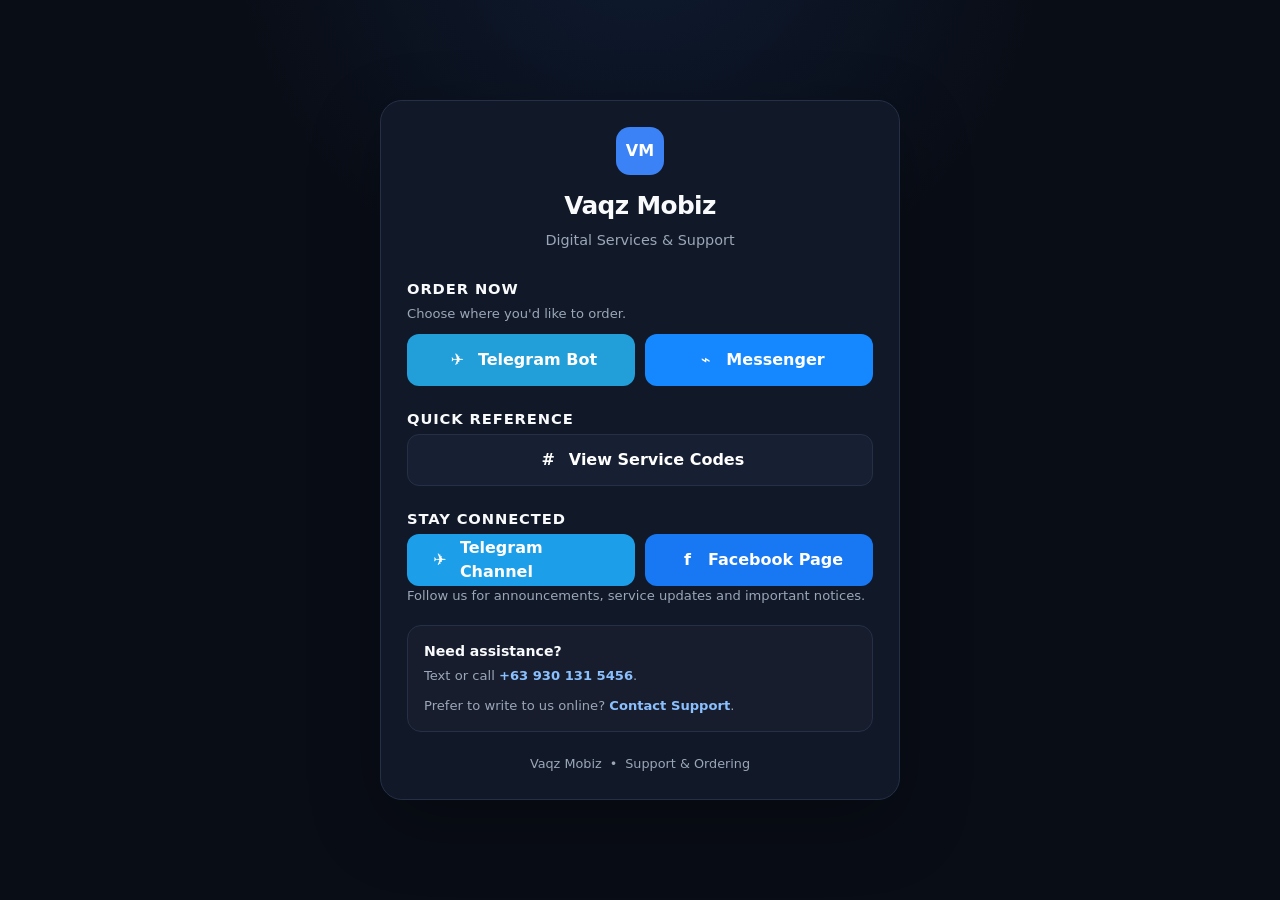
<file: index.html>
<!DOCTYPE html>
<html lang="en">
<head>
  <meta charset="UTF-8">
  <meta name="viewport" content="width=device-width, initial-scale=1.0">
  <meta name="description" content="Vaqz Mobiz Support & Ordering — quick access to ordering and official Vaqz Mobiz channels.">
  <meta name="theme-color" content="#090d16">
  <title>Vaqz Mobiz | Support & Ordering</title>
  <link rel="icon" href="assets/favicon.svg" type="image/svg+xml">
  <link rel="stylesheet" href="assets/css/style.css">
</head>
<body>
  <main class="site-shell">
    <section class="card" aria-labelledby="page-title">
      <header class="header">
        <div class="brand-mark" aria-hidden="true">VM</div>
        <h1 id="page-title">Vaqz Mobiz</h1>
        <p>Digital Services &amp; Support</p>
      </header>

      <section aria-labelledby="order-title">
        <h2 class="section-title" id="order-title">Order Now</h2>
        <p class="section-subtitle">Choose where you'd like to order.</p>
        <div class="order-buttons">
          <a href="https://t.me/vaqzmobiz_bot" class="button button-telegram" target="_blank" rel="noopener noreferrer" aria-label="Order via Telegram Bot">
            <span class="button-icon" aria-hidden="true">✈</span>
            <span>Telegram Bot</span>
          </a>
          <a href="https://m.me/vaqzmobiz20" class="button button-messenger" target="_blank" rel="noopener noreferrer" aria-label="Order via Messenger">
            <span class="button-icon" aria-hidden="true">⌁</span>
            <span>Messenger</span>
          </a>
        </div>
      </section>

      <section aria-labelledby="reference-title">
        <h2 class="section-title" id="reference-title">Quick Reference</h2>
        <div class="button-group">
          <a href="/codes/" class="button button-secondary">
            <span class="button-icon" aria-hidden="true">#</span>
            <span>View Service Codes</span>
          </a>
        </div>
      </section>

      <section aria-labelledby="updates-title">
        <h2 class="section-title" id="updates-title">Stay Connected</h2>
        <div class="updates-buttons">
          <a href="https://t.me/vaqzmobizhub" class="button button-channel" target="_blank" rel="noopener noreferrer" aria-label="Join Vaqz Mobiz Telegram Channel">
            <span class="button-icon" aria-hidden="true">✈</span>
            <span>Telegram Channel</span>
          </a>
          <a href="https://fb.com/vaqzmobiz20" class="button button-facebook" target="_blank" rel="noopener noreferrer" aria-label="Visit Vaqz Mobiz Facebook Page">
            <span class="button-icon" aria-hidden="true">f</span>
            <span>Facebook Page</span>
          </a>
        </div>
        <p class="section-note">Follow us for announcements, service updates and important notices.</p>
      </section>

      <section class="help" aria-label="Need assistance">
        <strong>Need assistance?</strong>
        <p>Text or call <a href="tel:+639301315456">+63 930 131 5456</a>.</p>
        <p style="margin:10px 0 0">Prefer to write to us online? <a href="/contact/">Contact Support</a>.</p>
      </section>

      <footer class="footer">
        <span>Vaqz Mobiz</span>
        <span aria-hidden="true">•</span>
        <span>Support &amp; Ordering</span>
      </footer>
    </section>
  </main>
</body>
</html>
</file>
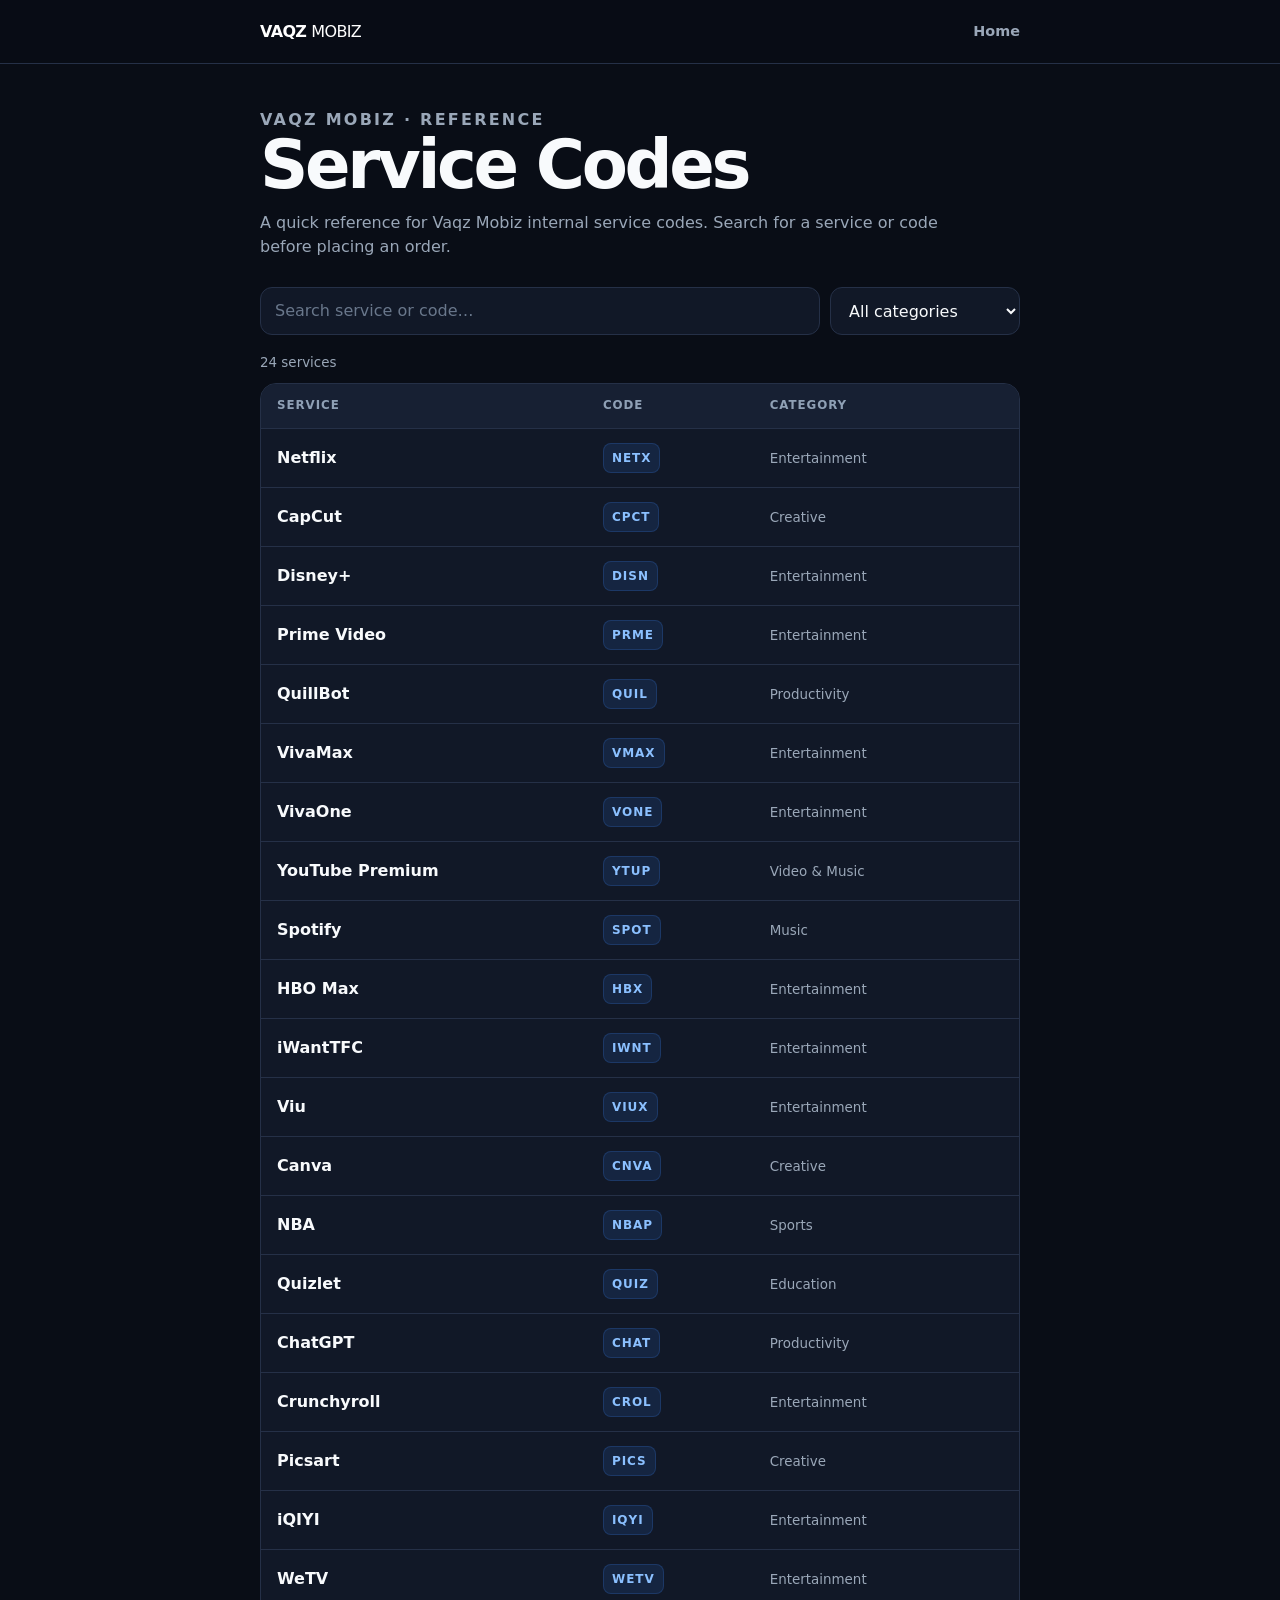
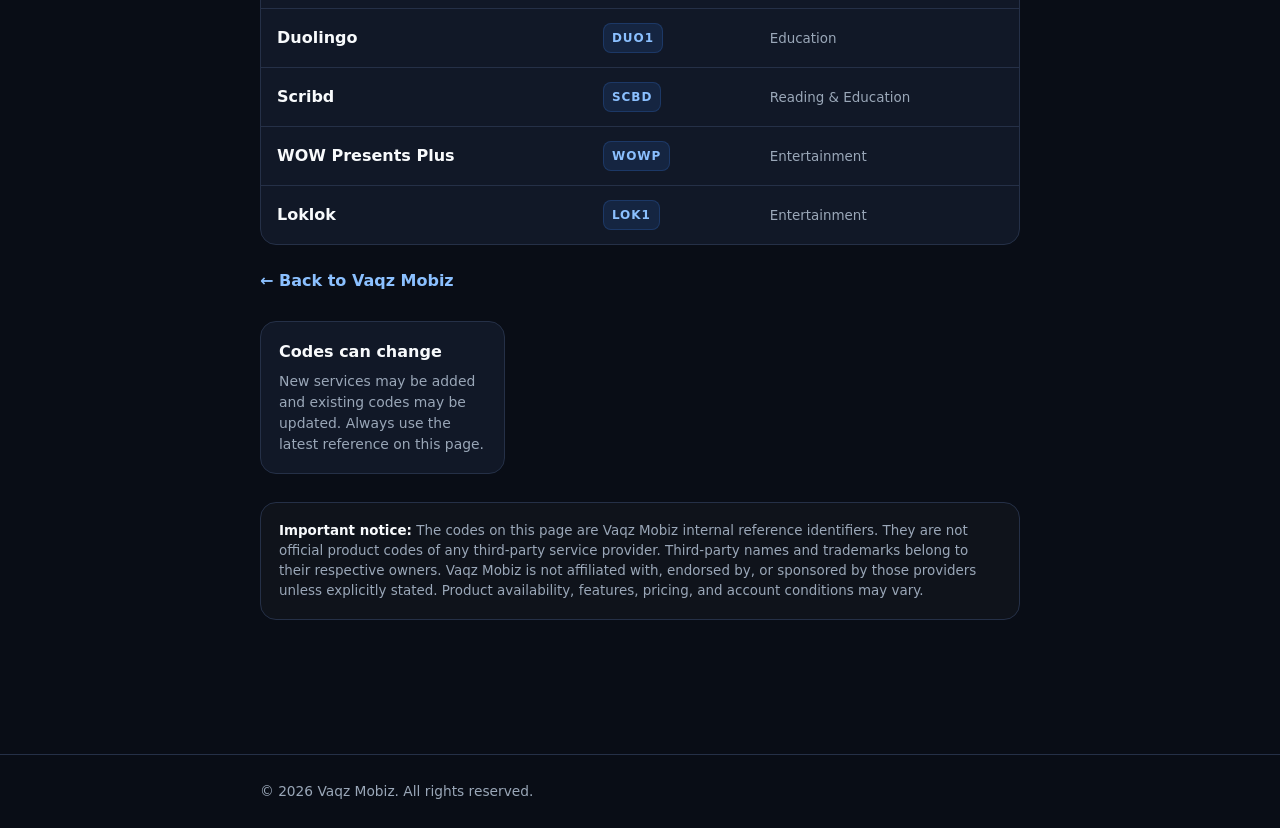
<file: codes/index.html>
<!doctype html>
<html lang="en">
<head>
  <meta charset="utf-8">
  <meta name="viewport" content="width=device-width, initial-scale=1">
  <meta name="description" content="Vaqz Mobiz service code reference — a quick guide to internal product codes.">
  <meta name="theme-color" content="#090d16">
  <title>Service Codes — Vaqz Mobiz</title>
  <link rel="icon" href="../assets/favicon.svg" type="image/svg+xml">
  <link rel="stylesheet" href="../assets/css/style.css">
</head>
<body>
  <header class="site-header">
    <a class="brand" href="../" aria-label="Vaqz Mobiz home">VAQZ <span>MOBIZ</span></a>
    <nav aria-label="Primary navigation"><a href="../">Home</a></nav>
  </header>

  <main class="container page">
    <section class="page-header">
      <p class="eyebrow">VAQZ MOBIZ · REFERENCE</p>
      <h1>Service Codes</h1>
      <p>A quick reference for Vaqz Mobiz internal service codes. Search for a service or code before placing an order.</p>
    </section>

    <section aria-label="Service code directory">
      <div class="toolbar">
        <input id="search" class="search" type="search" placeholder="Search service or code…" autocomplete="off" aria-label="Search service codes">
        <select id="category" class="filter" aria-label="Filter by category">
          <option value="all">All categories</option>
        </select>
      </div>
      <p id="count" class="result-count" aria-live="polite"></p>

      <div class="table-wrap">
        <table class="code-table">
          <thead>
            <tr>
              <th scope="col">Service</th>
              <th scope="col">Code</th>
              <th scope="col">Category</th>
            </tr>
          </thead>
          <tbody id="codes" aria-live="polite"></tbody>
        </table>
      </div>
    </section>

    <a class="back-link" href="../">← Back to Vaqz Mobiz</a>

    <section class="info-grid" aria-label="Customer information">
      <article class="info-card"><h2>Codes can change</h2><p>New services may be added and existing codes may be updated. Always use the latest reference on this page.</p></article>
    </section>

    <aside class="notice">
      <strong>Important notice:</strong> The codes on this page are Vaqz Mobiz internal reference identifiers. They are not official product codes of any third-party service provider. Third-party names and trademarks belong to their respective owners. Vaqz Mobiz is not affiliated with, endorsed by, or sponsored by those providers unless explicitly stated. Product availability, features, pricing, and account conditions may vary.
    </aside>
  </main>

  <footer class="site-footer"><div class="container">© <span id="year"></span> Vaqz Mobiz. All rights reserved.</div></footer>
  <script src="../assets/js/codes.js"></script>
</body>
</html>
</file>
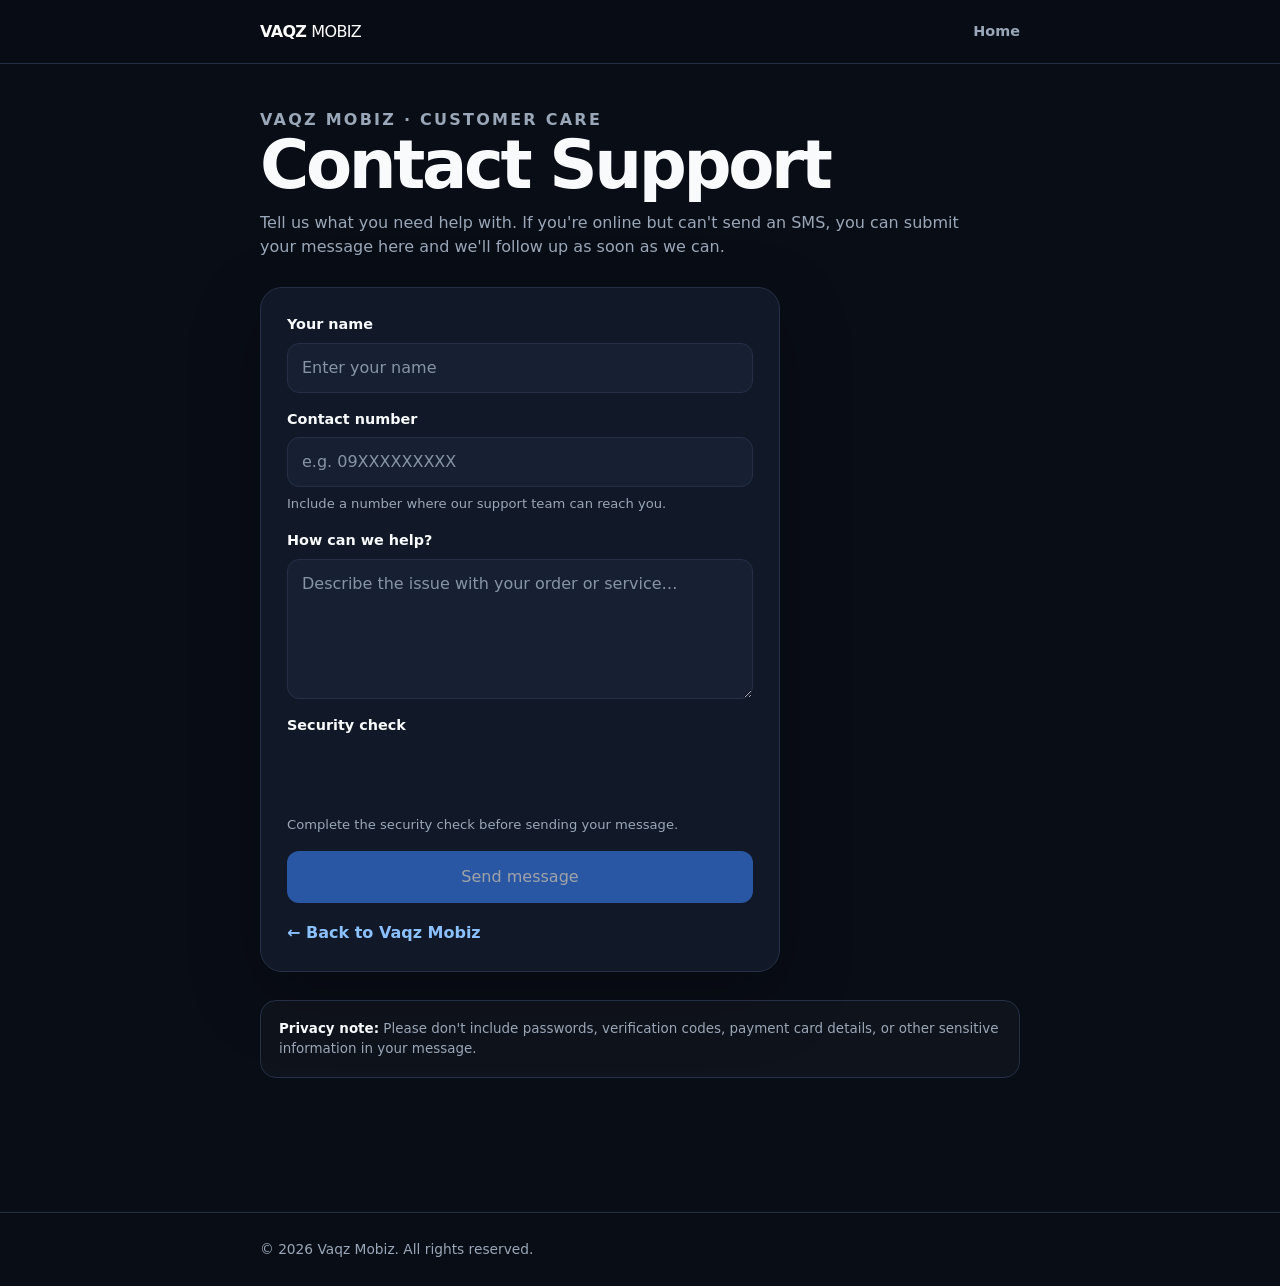
<file: contact/index.html>
<!doctype html>
<html lang="en">
<head>
  <meta charset="utf-8">
  <meta name="viewport" content="width=device-width, initial-scale=1">
  <meta name="description" content="Contact Vaqz Mobiz support for help with an order or service.">
  <meta name="theme-color" content="#090d16">
  <title>Contact Support — Vaqz Mobiz</title>
  <link rel="icon" href="../assets/favicon.svg" type="image/svg+xml">
  <link rel="stylesheet" href="../assets/css/style.css">
  <style>
    .contact-form{display:grid;gap:16px}
    .form-field{display:grid;gap:7px}
    .form-field label{font-size:.9rem;font-weight:750}
    .form-field input,.form-field textarea{width:100%;min-height:48px;padding:12px 14px;border:1px solid var(--vm-border);border-radius:12px;background:var(--vm-surface-2);color:var(--vm-text);font:inherit;outline:none}
    .form-field textarea{min-height:140px;resize:vertical}
    .form-field input::placeholder,.form-field textarea::placeholder{color:#8794a8}
    .form-field input:focus,.form-field textarea:focus{border-color:#4f8fe8;box-shadow:0 0 0 3px var(--vm-accent-soft)}
    .form-help{margin:0;color:var(--vm-muted);font-size:.82rem}
    .form-status{display:none;padding:13px 14px;border:1px solid var(--vm-border);border-radius:12px;background:var(--vm-surface-2);font-size:.9rem}
    .form-status.visible{display:block}
    .form-status.error{border-color:#9f4545;color:#ffd0d0}
    .form-status.success{border-color:#287d58;color:#b7f7d3}
    .turnstile-wrap{min-height:65px}
    .honeypot{position:absolute;left:-10000px;width:1px;height:1px;overflow:hidden}
    .back-link{display:inline-flex;margin-top:18px;color:#8bc0ff;text-decoration:none;font-weight:700}
    .back-link:hover{text-decoration:underline}
    .submit-button{width:100%;border:0;cursor:pointer;font:inherit}
    .submit-button:disabled{opacity:.6;cursor:wait}
    @media(max-width:390px){.contact-card{padding:20px}}
  </style>
</head>
<body>
  <header class="site-header">
    <a class="brand" href="../" aria-label="Vaqz Mobiz home">VAQZ <span>MOBIZ</span></a>
    <nav aria-label="Primary navigation"><a href="../">Home</a></nav>
  </header>

  <main class="container page">
    <section class="page-header">
      <p class="eyebrow">VAQZ MOBIZ · CUSTOMER CARE</p>
      <h1>Contact Support</h1>
      <p>Tell us what you need help with. If you're online but can't send an SMS, you can submit your message here and we'll follow up as soon as we can.</p>
    </section>

    <section class="card contact-card" aria-label="Contact form">
      <form id="contact-form" class="contact-form">
        <div class="form-field">
          <label for="name">Your name</label>
          <input id="name" name="name" type="text" autocomplete="name" maxlength="80" required placeholder="Enter your name">
        </div>
        <div class="form-field">
          <label for="phone">Contact number</label>
          <input id="phone" name="phone" type="tel" autocomplete="tel" inputmode="tel" maxlength="24" required placeholder="e.g. 09XXXXXXXXX">
          <p class="form-help">Include a number where our support team can reach you.</p>
        </div>
        <div class="form-field">
          <label for="message">How can we help?</label>
          <textarea id="message" name="message" maxlength="500" required placeholder="Describe the issue with your order or service…"></textarea>
        </div>

        <div class="honeypot" aria-hidden="true">
          <label for="website">Leave this field empty</label>
          <input id="website" name="website" type="text" tabindex="-1" autocomplete="off">
        </div>

        <div class="form-field">
          <label>Security check</label>
          <div id="turnstile-widget" class="turnstile-wrap"></div>
          <p class="form-help">Complete the security check before sending your message.</p>
        </div>

        <div id="form-status" class="form-status" role="status" aria-live="polite"></div>
        <button id="submit-button" class="button submit-button" type="submit" disabled>Send message</button>
      </form>
      <a class="back-link" href="../">← Back to Vaqz Mobiz</a>
    </section>

    <aside class="notice">
      <strong>Privacy note:</strong> Please don't include passwords, verification codes, payment card details, or other sensitive information in your message.
    </aside>
  </main>

  <footer class="site-footer"><div class="container">© <span id="year"></span> Vaqz Mobiz. All rights reserved.</div></footer>

  <script>
    (() => {
      const API_URL = "https://vaqzmobiz-sms-alert.vaqzvasquez.workers.dev/api/contact";
      const SITE_KEY = "0x4AAAAAAFe3cCaxknCHbvSu";
      const form = document.getElementById("contact-form");
      const statusBox = document.getElementById("form-status");
      const submitButton = document.getElementById("submit-button");
      let turnstileToken = "";
      let widgetId = null;

      document.getElementById("year").textContent = new Date().getFullYear();

      function showStatus(message, type) {
        statusBox.textContent = message;
        statusBox.className = "form-status visible " + type;
      }

      function setToken(token) {
        turnstileToken = token || "";
        submitButton.disabled = !turnstileToken;
      }

      window.onloadTurnstileCallback = function () {
        widgetId = turnstile.render("#turnstile-widget", {
          sitekey: SITE_KEY,
          callback: setToken,
          "expired-callback": () => setToken(""),
          "error-callback": () => {
            setToken("");
            showStatus("The security check couldn't load. Please refresh the page and try again.", "error");
          },
          theme: "dark"
        });
      };

      const turnstileScript = document.createElement("script");
      turnstileScript.src = "https://challenges.cloudflare.com/turnstile/v0/api.js?onload=onloadTurnstileCallback&render=explicit";
      turnstileScript.async = true;
      turnstileScript.defer = true;
      document.head.appendChild(turnstileScript);

      form.addEventListener("submit", async (event) => {
        event.preventDefault();
        if (!turnstileToken) {
          showStatus("Please complete the security check first.", "error");
          return;
        }

        submitButton.disabled = true;
        submitButton.textContent = "Sending…";
        statusBox.className = "form-status";
        const data = new FormData(form);
        const payload = {
          name: String(data.get("name") || "").trim(),
          phone: String(data.get("phone") || "").trim(),
          message: String(data.get("message") || "").trim(),
          website: String(data.get("website") || ""),
          turnstileToken
        };

        try {
          const response = await fetch(API_URL, {
            method: "POST",
            headers: { "Content-Type": "application/json" },
            body: JSON.stringify(payload)
          });
          const result = await response.json().catch(() => ({}));
          if (!response.ok || result.ok !== true) {
            throw new Error(result.error || "We couldn't send your message. Please try again.");
          }
          form.reset();
          showStatus("Your message has been sent to Vaqz Mobiz Support. We'll follow up as soon as possible.", "success");
          if (window.turnstile && widgetId !== null) window.turnstile.reset(widgetId);
          setToken("");
        } catch (error) {
          showStatus(error.message || "Connection error. Please check your internet and try again.", "error");
          if (window.turnstile && widgetId !== null) window.turnstile.reset(widgetId);
          setToken("");
        } finally {
          submitButton.textContent = "Send message";
          submitButton.disabled = !turnstileToken;
        }
      });
    })();
  </script>
</body>
</html>
</file>
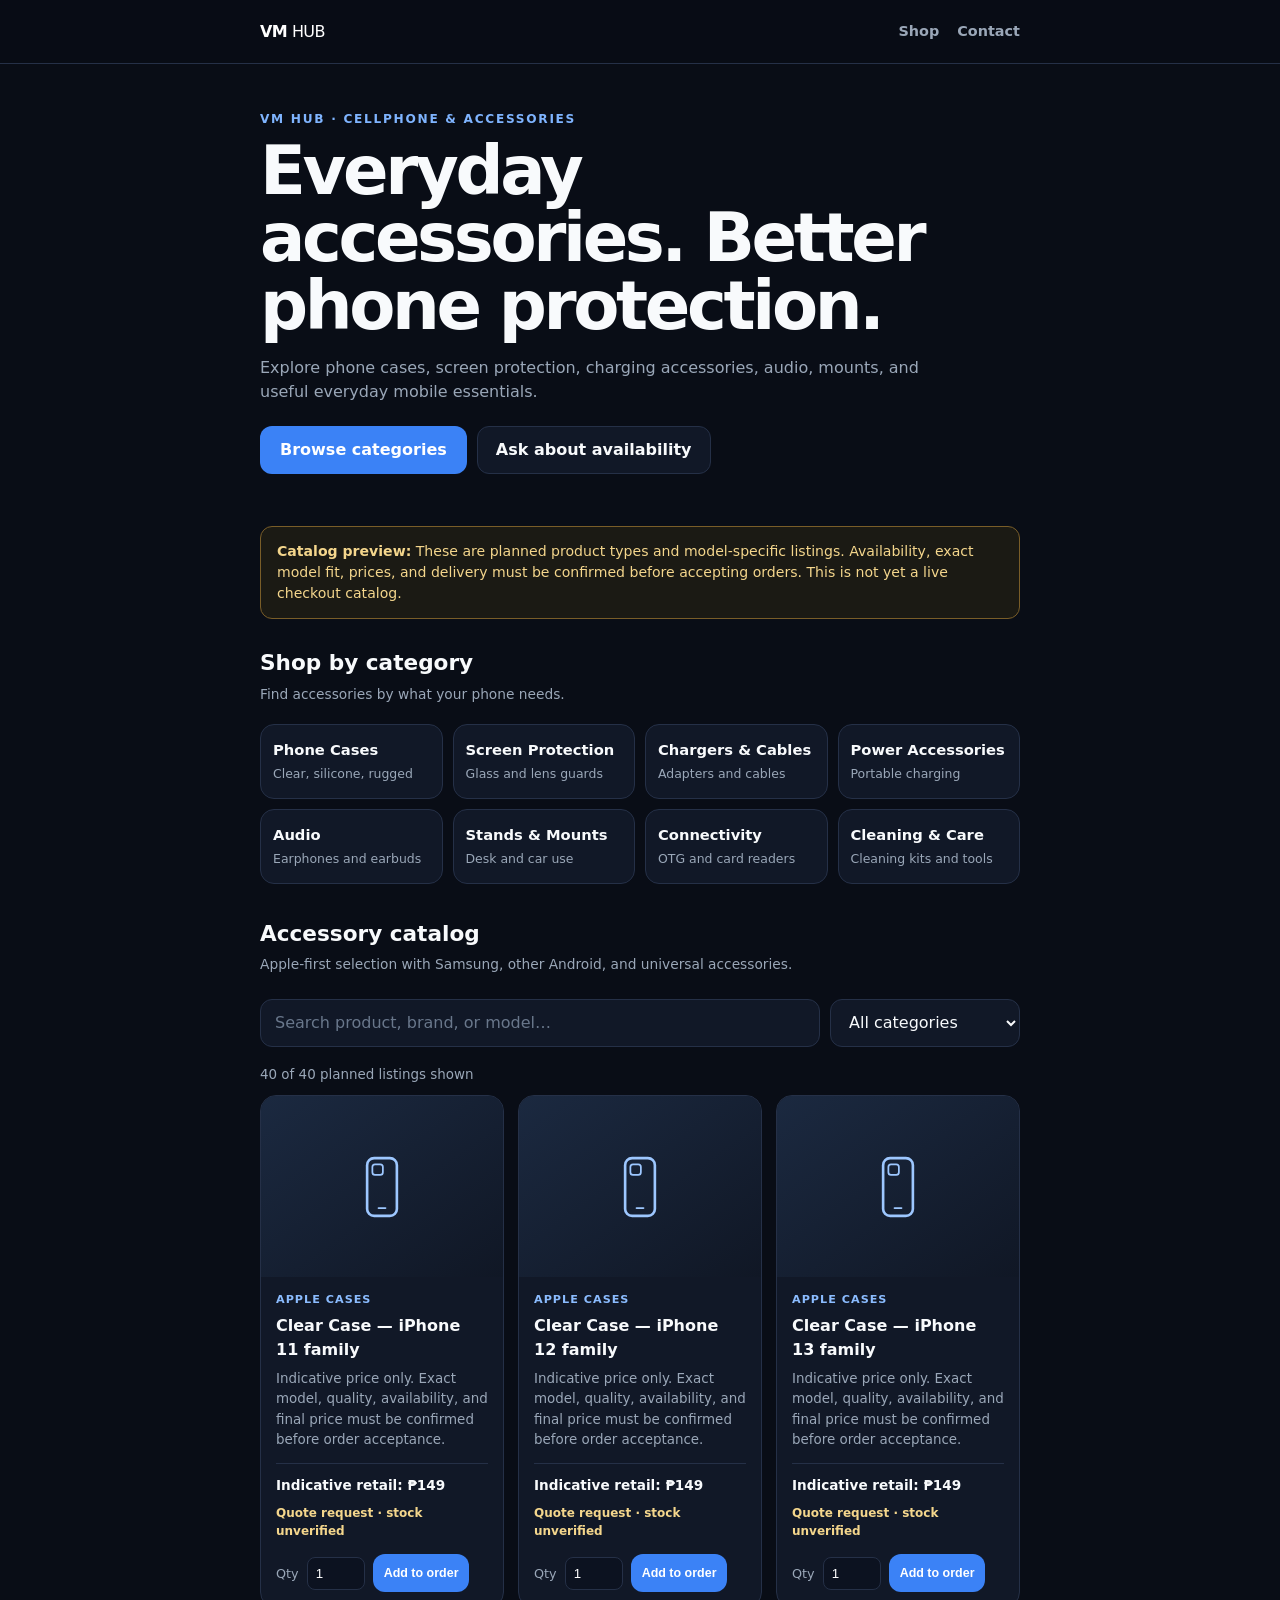
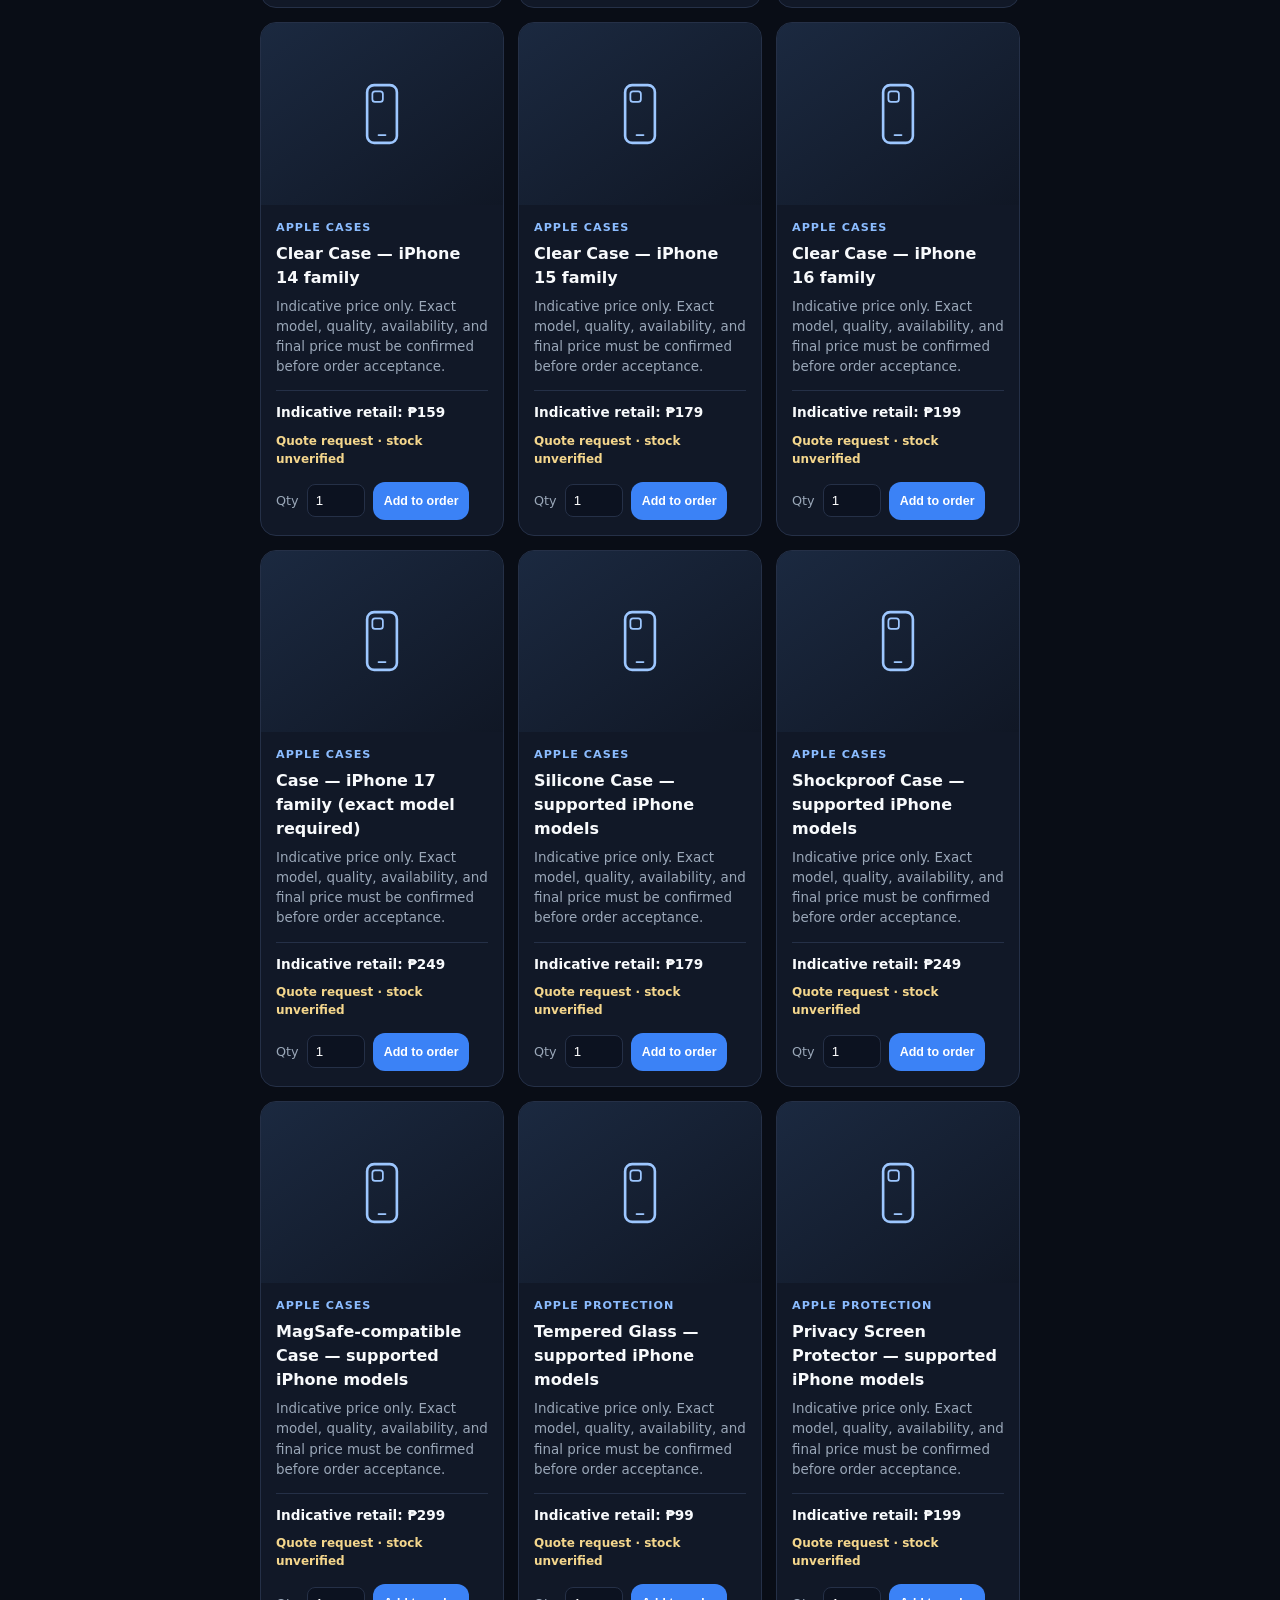
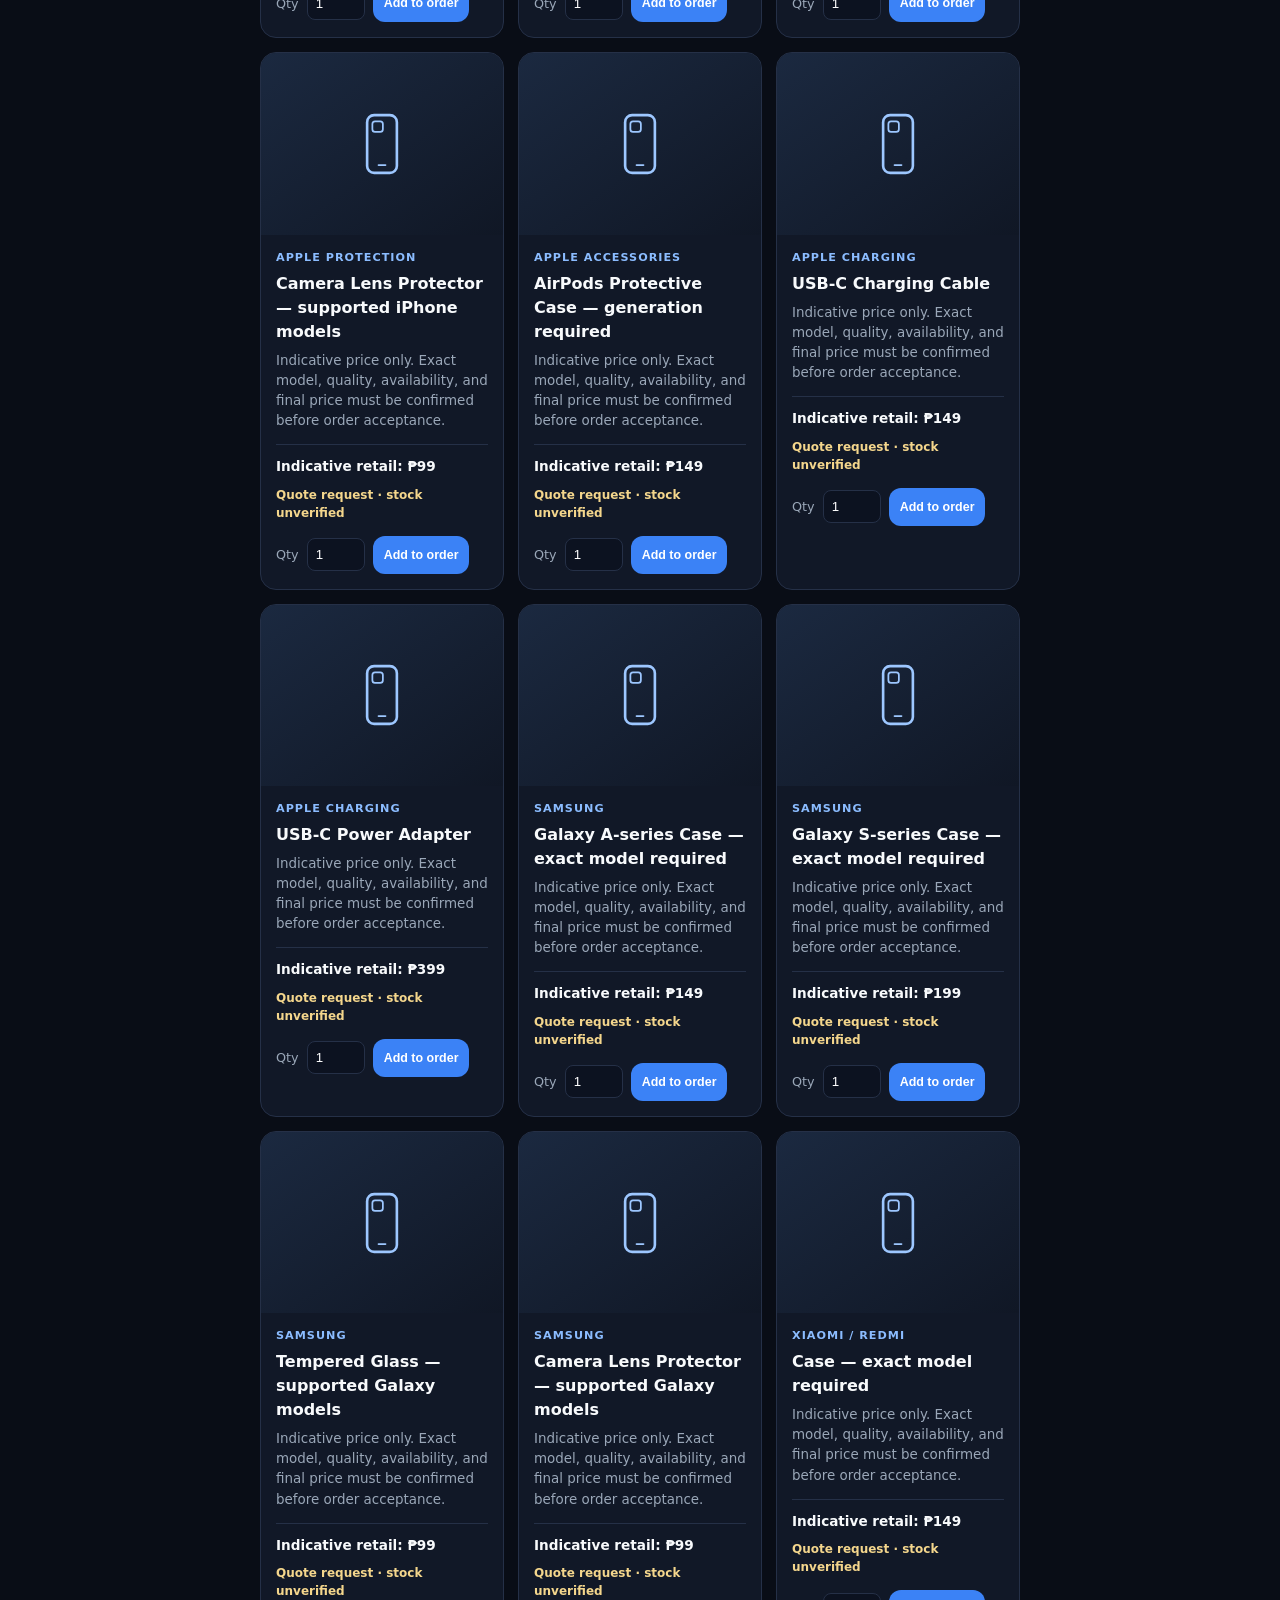
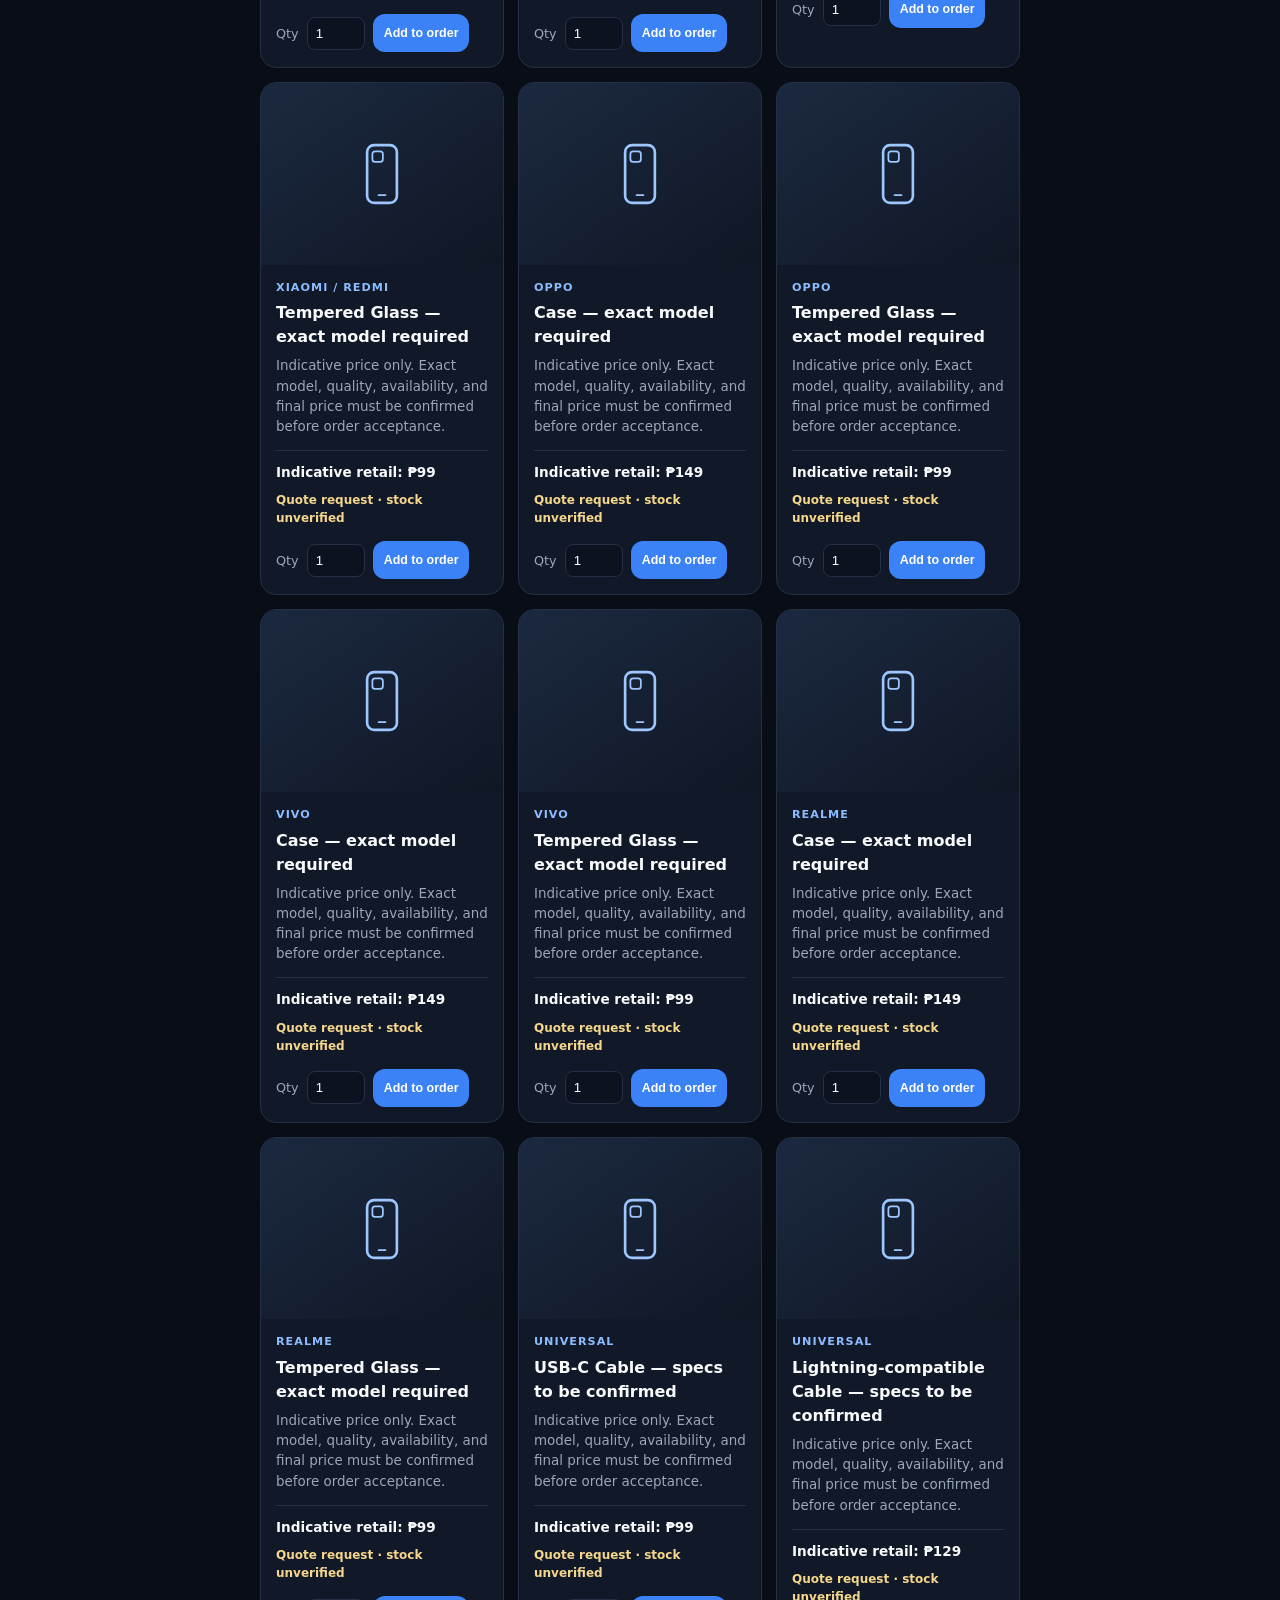
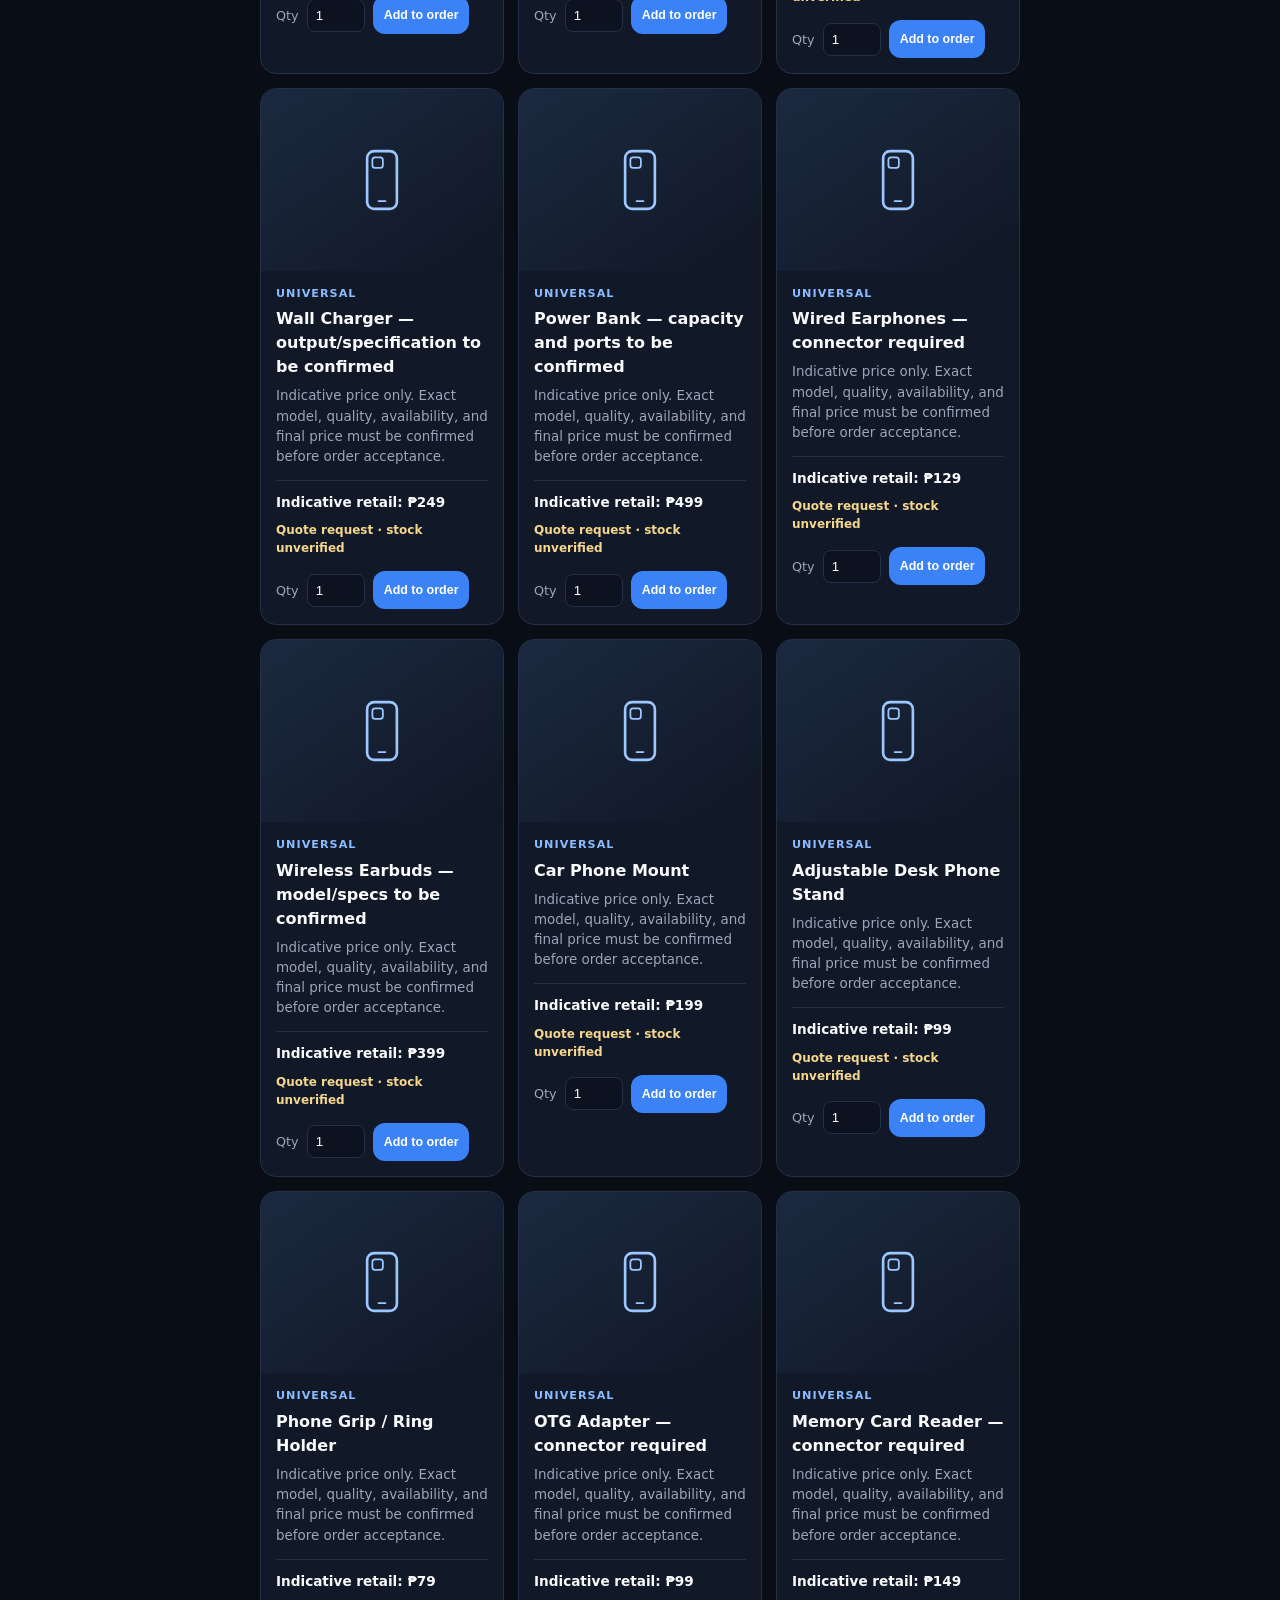
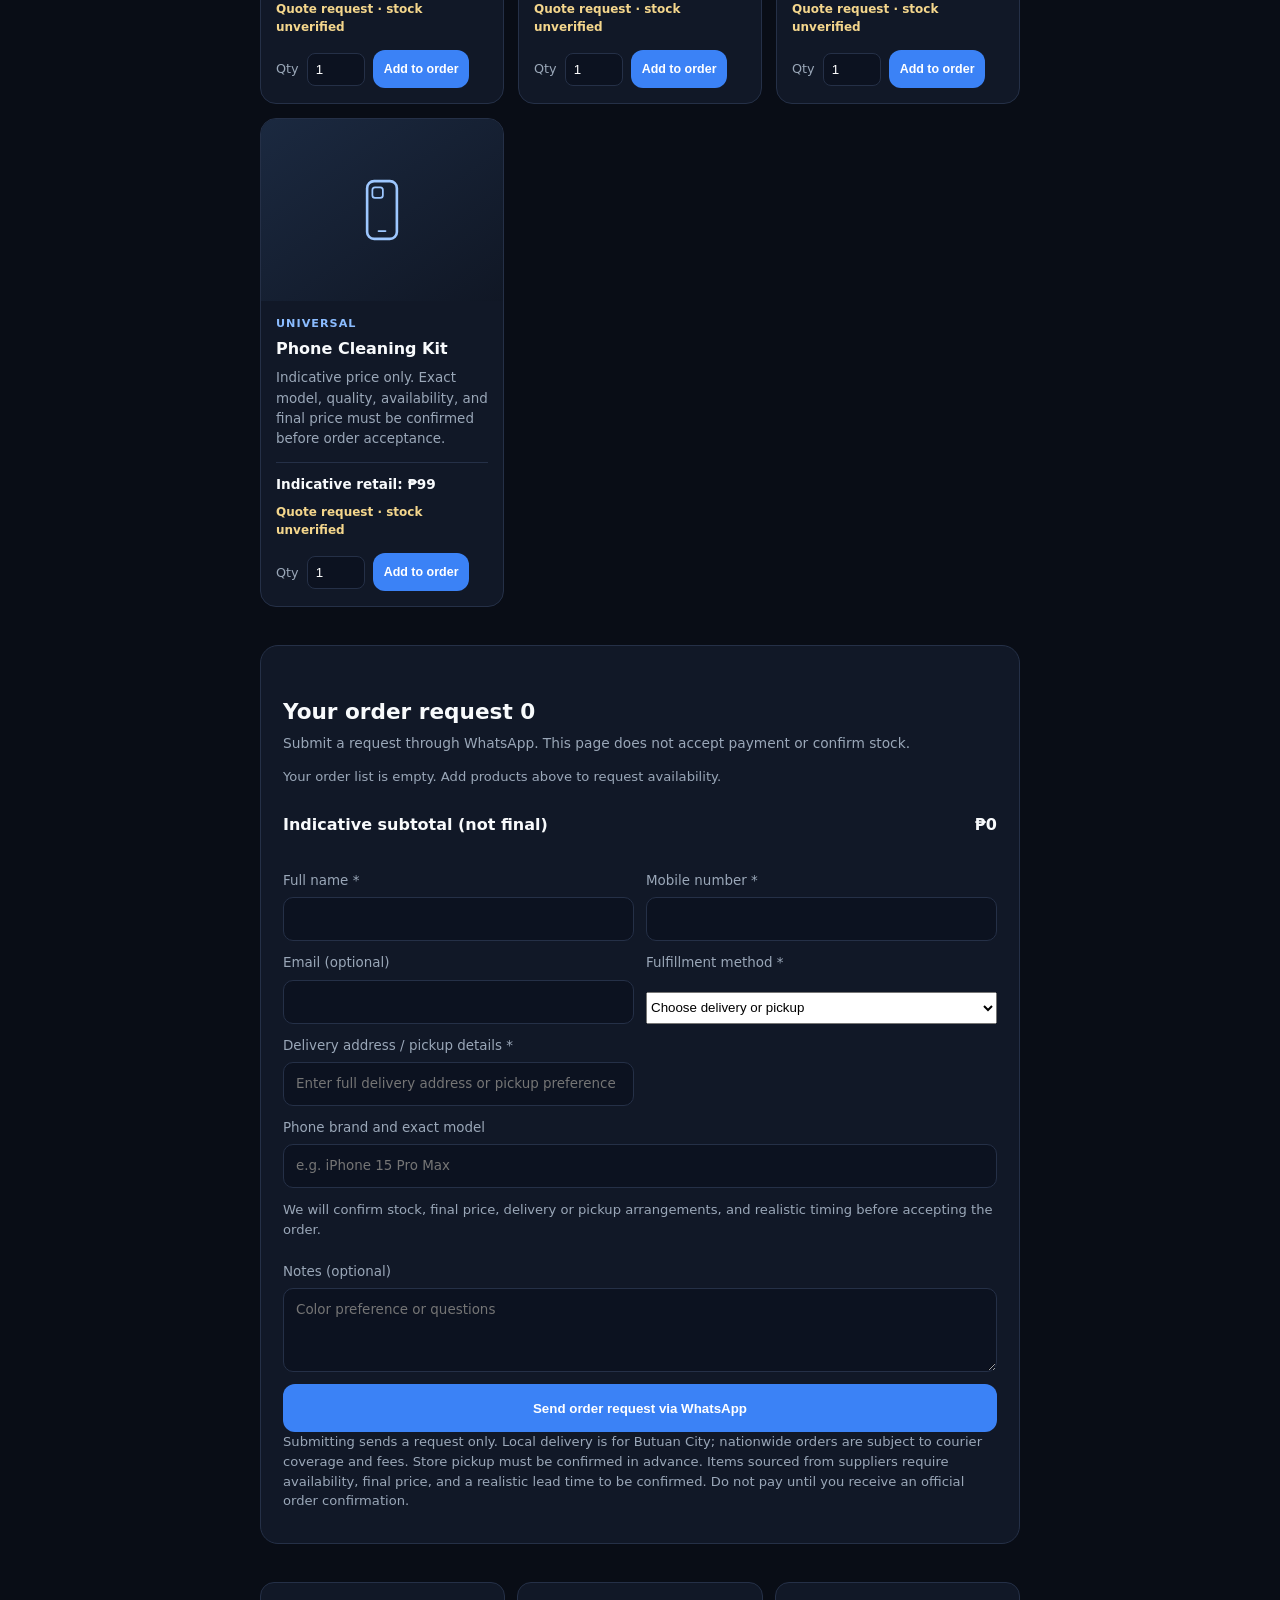
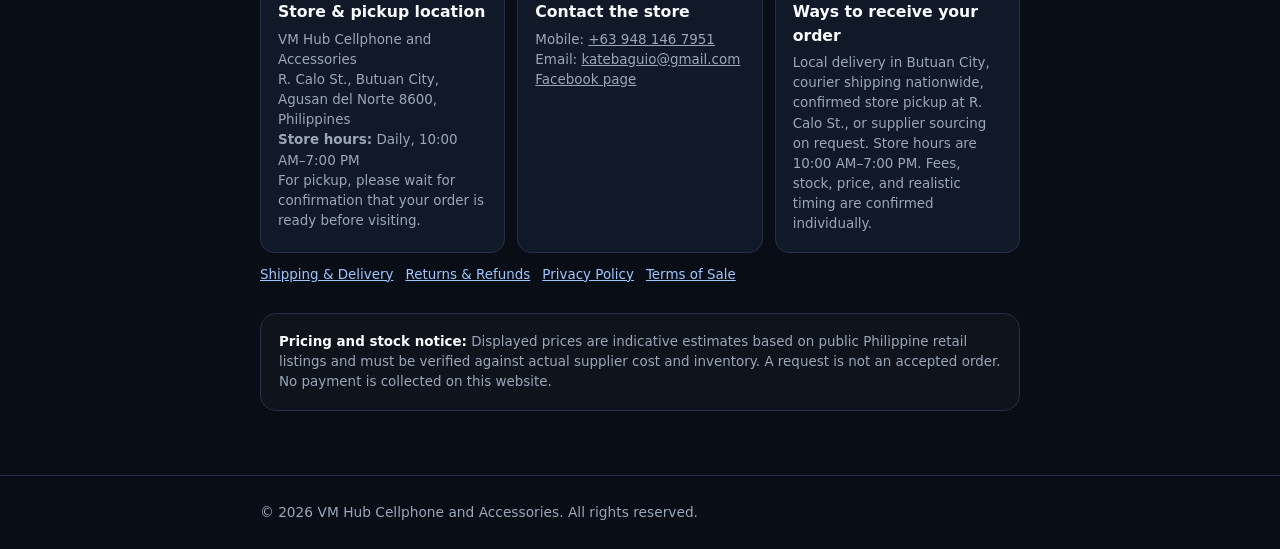
<file: shop/index.html>
<!doctype html>
<html lang="en">
<head>
  <meta charset="utf-8">
  <meta name="viewport" content="width=device-width, initial-scale=1">
  <meta name="description" content="Browse cellphone cases and accessories from VM Hub Cellphone and Accessories. Product availability and prices will be confirmed before orders are accepted.">
  <meta name="theme-color" content="#090d16">
  <title>Shop Cellphone Accessories — VM Hub</title>
  <link rel="icon" href="../assets/favicon.svg" type="image/svg+xml">
  <link rel="stylesheet" href="../assets/css/style.css">
  <style>
    .shop-hero{padding:46px 0 32px}.shop-hero h1{max-width:760px;margin:0;font-size:clamp(2.3rem,7vw,4.2rem);line-height:1;letter-spacing:-.05em}.shop-hero p:not(.eyebrow){max-width:660px;color:var(--vm-muted)}
    .shop-actions{display:flex;gap:10px;flex-wrap:wrap;margin-top:22px}.button-outline{display:inline-flex;align-items:center;justify-content:center;min-height:46px;padding:0 18px;border:1px solid var(--vm-border);border-radius:12px;background:var(--vm-surface);text-decoration:none;font-weight:750}
    .shop-notice{margin:20px 0;padding:14px 16px;border:1px solid #795d28;border-radius:12px;background:rgba(234,179,8,.08);color:#f4d68c;font-size:.88rem}
    .category-grid{display:grid;grid-template-columns:repeat(4,minmax(0,1fr));gap:10px;margin:20px 0 34px}.category-link{display:block;padding:14px 12px;border:1px solid var(--vm-border);border-radius:14px;background:var(--vm-surface);text-decoration:none}.category-link strong{display:block;font-size:.92rem}.category-link span{display:block;margin-top:4px;color:var(--vm-muted);font-size:.78rem}
    .catalog-heading{display:flex;align-items:end;justify-content:space-between;gap:16px;margin:28px 0 14px}.catalog-heading h2{margin:0;font-size:1.35rem}.catalog-heading p{margin:4px 0 0;color:var(--vm-muted);font-size:.86rem}
    .product-grid{display:grid;grid-template-columns:repeat(3,minmax(0,1fr));gap:14px}.product-card{overflow:hidden;border:1px solid var(--vm-border);border-radius:16px;background:var(--vm-surface)}.product-art{display:grid;place-items:center;aspect-ratio:4/3;background:linear-gradient(145deg,#1b2940,#101725);color:#9dc7ff}.product-art svg{width:70px;height:70px}.product-info{padding:15px}.product-info .product-type{margin:0 0 5px;color:#8bbcff;font-size:.7rem;font-weight:850;letter-spacing:.09em;text-transform:uppercase}.product-info h3{margin:0 0 7px;font-size:1rem}.product-info p{margin:0;color:var(--vm-muted);font-size:.84rem}.product-price{margin-top:13px;padding-top:11px;border-top:1px solid var(--vm-border);font-size:.85rem;font-weight:750}.availability-label{display:inline-block;margin-top:9px;color:#f4d68c;font-size:.75rem;font-weight:700}.product-buy{display:flex;align-items:center;gap:8px;margin-top:12px;flex-wrap:wrap}.product-buy label{font-size:.8rem;color:var(--vm-muted)}.qty-input{width:58px;padding:8px;border-radius:8px;border:1px solid var(--vm-border);background:#0c1220;color:#fff}.add-to-cart{min-height:38px;padding:0 11px;font-size:.78rem;border:0;cursor:pointer}.cart-section{margin:38px 0;padding:22px;border:1px solid var(--vm-border);border-radius:18px;background:var(--vm-surface)}.cart-row{display:grid;grid-template-columns:1fr auto auto;gap:12px;align-items:center;padding:12px 0;border-bottom:1px solid var(--vm-border);font-size:.86rem}.remove-item{background:transparent;border:0;color:#f4a7a7;cursor:pointer}.cart-total{display:flex;justify-content:space-between;gap:12px;padding:16px 0;font-weight:800}.checkout-form{display:grid;grid-template-columns:1fr 1fr;gap:12px;margin-top:18px}.checkout-form label{display:grid;gap:6px;font-size:.84rem;color:var(--vm-muted)}.checkout-form input,.checkout-form textarea{width:100%;padding:11px 12px;border-radius:10px;border:1px solid var(--vm-border);background:#0c1220;color:#fff;font:inherit}.checkout-form .full{grid-column:1/-1}.checkout-form button{border:0;cursor:pointer}.policy-links{display:flex;flex-wrap:wrap;gap:12px;margin-top:12px}.policy-links a{color:#9dc7ff;font-size:.84rem}
    .shop-info{display:grid;grid-template-columns:repeat(3,1fr);gap:12px;margin-top:30px}.shop-info article{padding:17px;border:1px solid var(--vm-border);border-radius:14px;background:var(--vm-surface)}.shop-info h2{margin:0 0 6px;font-size:.98rem}.shop-info p{margin:0;color:var(--vm-muted);font-size:.84rem}
    @media(max-width:700px){.category-grid{grid-template-columns:repeat(2,minmax(0,1fr))}.product-grid{grid-template-columns:repeat(2,minmax(0,1fr))}.shop-info{grid-template-columns:1fr}.shop-hero{padding-top:34px}}
    @media(max-width:420px){.product-grid{grid-template-columns:1fr}.catalog-heading{display:block}}
  </style>
</head>
<body>
  <header class="site-header">
    <a class="brand" href="/" aria-label="VM Hub home">VM <span>HUB</span></a>
    <nav aria-label="Primary navigation"><a href="#catalog">Shop</a><a href="#contact">Contact</a></nav>
  </header>

  <main class="container">
    <section class="shop-hero">
      <p class="eyebrow">VM HUB · CELLPHONE & ACCESSORIES</p>
      <h1>Everyday accessories. Better phone protection.</h1>
      <p>Explore phone cases, screen protection, charging accessories, audio, mounts, and useful everyday mobile essentials.</p>
      <div class="shop-actions">
        <a class="button" href="#catalog">Browse categories</a>
        <a class="button-outline" href="#contact">Ask about availability</a>
      </div>
    </section>

    <aside class="shop-notice" aria-label="Store setup notice"><strong>Catalog preview:</strong> These are planned product types and model-specific listings. Availability, exact model fit, prices, and delivery must be confirmed before accepting orders. This is not yet a live checkout catalog.</aside>

    <section aria-labelledby="categories-title">
      <div class="catalog-heading"><div><h2 id="categories-title">Shop by category</h2><p>Find accessories by what your phone needs.</p></div></div>
      <div class="category-grid">
        <a class="category-link" href="#cases"><strong>Phone Cases</strong><span>Clear, silicone, rugged</span></a>
        <a class="category-link" href="#protection"><strong>Screen Protection</strong><span>Glass and lens guards</span></a>
        <a class="category-link" href="#charging"><strong>Chargers & Cables</strong><span>Adapters and cables</span></a>
        <a class="category-link" href="#power"><strong>Power Accessories</strong><span>Portable charging</span></a>
        <a class="category-link" href="#audio"><strong>Audio</strong><span>Earphones and earbuds</span></a>
        <a class="category-link" href="#mounts"><strong>Stands & Mounts</strong><span>Desk and car use</span></a>
        <a class="category-link" href="#connectivity"><strong>Connectivity</strong><span>OTG and card readers</span></a>
        <a class="category-link" href="#care"><strong>Cleaning & Care</strong><span>Cleaning kits and tools</span></a>
      </div>
    </section>

    <section id="catalog" aria-labelledby="catalog-title">
      <div class="catalog-heading"><div><h2 id="catalog-title">Accessory catalog</h2><p>Apple-first selection with Samsung, other Android, and universal accessories.</p></div></div>
      <div class="toolbar">
        <input id="product-search" class="search" type="search" placeholder="Search product, brand, or model…" aria-label="Search catalog">
        <select id="product-filter" class="filter" aria-label="Filter by category">
          <option value="all">All categories</option><option value="cases">Phone cases</option><option value="protection">Screen protection</option><option value="charging">Chargers & cables</option><option value="power">Power accessories</option><option value="audio">Audio</option><option value="mounts">Stands & mounts</option><option value="connectivity">Connectivity</option><option value="care">Cleaning & care</option>
        </select>
      </div>
      <p id="product-count" class="result-count" aria-live="polite">Loading catalog…</p>
      <div class="product-grid" id="product-grid"></div>
    </section>

    <section class="cart-section" id="order-cart" aria-labelledby="cart-title">
      <div class="catalog-heading"><div><h2 id="cart-title">Your order request <span id="cart-count">0</span></h2><p>Submit a request through WhatsApp. This page does not accept payment or confirm stock.</p></div></div>
      <div id="cart-items"><p class="section-subtitle">Your order list is empty. Add products above to request availability.</p></div>
      <div class="cart-total"><span>Indicative subtotal (not final)</span><span id="cart-total">₱0</span></div>
      <form id="order-form" class="checkout-form">
        <label>Full name *<input name="customer_name" autocomplete="name" required></label>
        <label>Mobile number *<input name="mobile" autocomplete="tel" type="tel" required></label>
        <label>Email (optional)<input name="email" autocomplete="email" type="email"></label>
        <label>Fulfillment method *
          <select name="fulfillment" id="fulfillment" required>
            <option value="">Choose delivery or pickup</option>
            <option value="Local delivery — Butuan City">Local delivery — Butuan City</option>
            <option value="Nationwide courier shipping">Nationwide courier shipping — Philippines</option>
            <option value="Store pickup — subject to confirmation">Store pickup — subject to confirmation</option>
            <option value="Supplier sourcing request">Request an item to be sourced from a supplier</option>
          </select>
        </label>
        <label id="address-label">Delivery address / pickup details *<input name="delivery_address" id="delivery-address" autocomplete="street-address" placeholder="Enter full delivery address or pickup preference" required></label>
        <label class="full">Phone brand and exact model<input name="compatibility" placeholder="e.g. iPhone 15 Pro Max"></label>
        <p class="section-subtitle full" id="fulfillment-help">We will confirm stock, final price, delivery or pickup arrangements, and realistic timing before accepting the order.</p>
        <label class="full">Notes (optional)<textarea name="notes" rows="3" placeholder="Color preference or questions"></textarea></label>
        <button class="button full" type="submit">Send order request via WhatsApp</button>
      </form>
      <p class="section-subtitle">Submitting sends a request only. Local delivery is for Butuan City; nationwide orders are subject to courier coverage and fees. Store pickup must be confirmed in advance. Items sourced from suppliers require availability, final price, and a realistic lead time to be confirmed. Do not pay until you receive an official order confirmation.</p>
    </section>
    <section class="shop-info" aria-label="Customer information">
      <article><h2>Store & pickup location</h2><p>VM Hub Cellphone and Accessories<br>R. Calo St., Butuan City, Agusan del Norte 8600, Philippines<br><strong>Store hours:</strong> Daily, 10:00 AM–7:00 PM</p><p>For pickup, please wait for confirmation that your order is ready before visiting.</p></article>
      <article id="contact"><h2>Contact the store</h2><p>Mobile: <a href="tel:+639481467951">+63 948 146 7951</a><br>Email: <a href="mailto:katebaguio@gmail.com">katebaguio@gmail.com</a><br><a href="https://www.facebook.com/share/1B7fz9x1uZ" target="_blank" rel="noopener noreferrer">Facebook page</a></p></article>
      <article><h2>Ways to receive your order</h2><p>Local delivery in Butuan City, courier shipping nationwide, confirmed store pickup at R. Calo St., or supplier sourcing on request. Store hours are 10:00 AM–7:00 PM. Fees, stock, price, and realistic timing are confirmed individually.</p></article>
    </section>
    <nav class="policy-links" aria-label="Store policies"><a href="policies.html#shipping">Shipping & Delivery</a><a href="policies.html#returns">Returns & Refunds</a><a href="policies.html#privacy">Privacy Policy</a><a href="policies.html#terms">Terms of Sale</a></nav>
    <aside class="notice"><strong>Pricing and stock notice:</strong> Displayed prices are indicative estimates based on public Philippine retail listings and must be verified against actual supplier cost and inventory. A request is not an accepted order. No payment is collected on this website.</aside>
  </main>
  <footer class="site-footer"><div class="container">© <span id="year"></span> VM Hub Cellphone and Accessories. All rights reserved.</div></footer>
  <script>document.getElementById('year').textContent = new Date().getFullYear();</script>
  <script>
    const fulfillmentSelect = document.getElementById('fulfillment');
    const addressLabel = document.getElementById('address-label');
    const addressInput = document.getElementById('delivery-address');
    const fulfillmentHelp = document.getElementById('fulfillment-help');
    fulfillmentSelect.addEventListener('change', () => {
      const value = fulfillmentSelect.value;
      if (value === 'Local delivery — Butuan City') {
        addressLabel.firstChild.textContent = 'Complete address in Butuan City *';
        addressInput.placeholder = 'House/building, street, barangay, Butuan City';
        fulfillmentHelp.textContent = 'Delivery fee and estimated arrival will be confirmed before order acceptance.';
      } else if (value === 'Nationwide courier shipping') {
        addressLabel.firstChild.textContent = 'Complete Philippine delivery address *';
        addressInput.placeholder = 'House/building, street, barangay, city/municipality, province, ZIP';
        fulfillmentHelp.textContent = 'Courier availability, shipping fee, and estimated transit time will be confirmed for your destination.';
      } else if (value === 'Store pickup — subject to confirmation') {
        addressLabel.firstChild.textContent = 'Pickup preference or notes *';
        addressInput.placeholder = 'Preferred pickup date/time; wait for confirmation before visiting';
        fulfillmentHelp.textContent = 'Pickup location, schedule, and item readiness must be confirmed before you visit.';
      } else if (value === 'Supplier sourcing request') {
        addressLabel.firstChild.textContent = 'Your location / preferred receiving method *';
        addressInput.placeholder = 'City/province and whether you prefer delivery, courier, or pickup';
        fulfillmentHelp.textContent = 'For items not in stock, VM Hub will first check supplier availability, final price, and a realistic sourcing lead time.';
      } else {
        addressLabel.firstChild.textContent = 'Delivery address / pickup details *';
        addressInput.placeholder = 'Enter full delivery address or pickup preference';
        fulfillmentHelp.textContent = 'We will confirm stock, final price, delivery or pickup arrangements, and realistic timing before accepting the order.';
      }
    });
  </script>
  <script src="./catalog.js"></script>

</body>
</html>
</file>
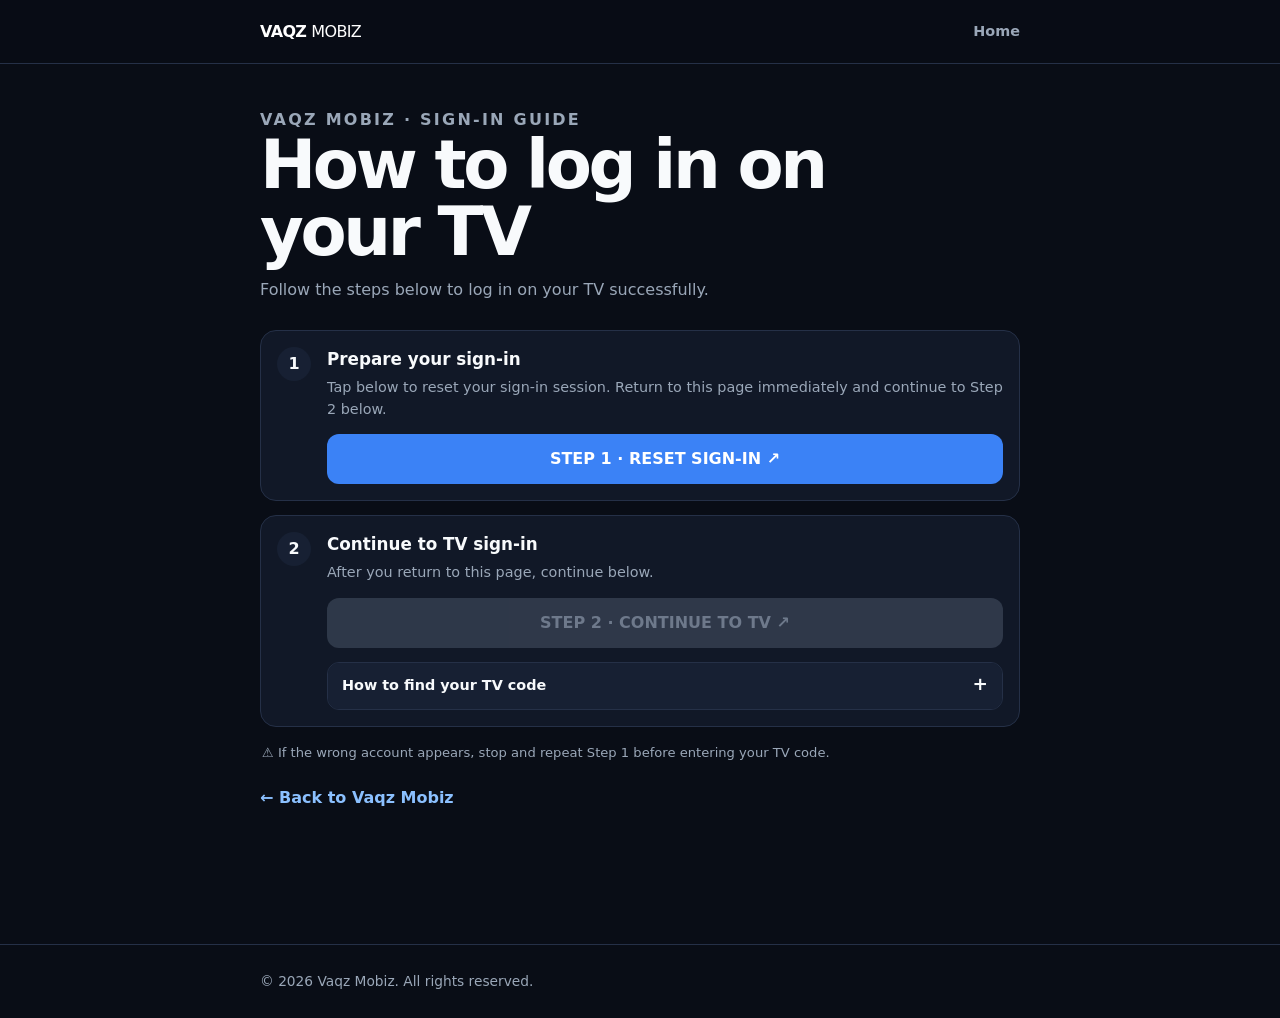
<file: tvlogin/index.html>
<!doctype html>
<html lang="en">
<head>
  <meta charset="utf-8">
  <meta name="viewport" content="width=device-width, initial-scale=1">
  <meta name="description" content="Quick instructions for signing in on your TV.">
  <meta name="theme-color" content="#090d16">
  <meta name="robots" content="noindex,nofollow">
  <title>How to Log In on Your TV — Vaqz Mobiz</title>
  <link rel="icon" href="../assets/favicon.svg" type="image/svg+xml">
  <link rel="stylesheet" href="../assets/css/style.css">
  <style>
    .tv-steps{display:grid;gap:14px}
    .tv-step{display:grid;grid-template-columns:38px minmax(0,1fr);gap:12px;padding:16px;border:1px solid var(--vm-border);border-radius:var(--vm-radius);background:var(--vm-surface)}
    .tv-step-number{width:34px;height:34px;display:grid;place-items:center;border-radius:50%;background:var(--vm-surface-2);font-size:1rem;font-weight:900}
    .tv-step h2{margin:2px 0 6px;font-size:1.05rem;line-height:1.3}
    .tv-step p{margin:0 0 14px;color:var(--vm-muted);font-size:.9rem}
    .tv-step .button{display:flex;width:100%;min-height:50px;padding:12px;text-align:center;white-space:normal}
    .tv-step .button-disabled{background:#394355;color:#8d9aad;pointer-events:none;opacity:.75}
    .tv-code-help{margin-top:14px;border:1px solid var(--vm-border);border-radius:12px;overflow:hidden}
    .tv-code-help summary{cursor:pointer;list-style:none;padding:12px 14px;font-size:.9rem;font-weight:800;color:var(--vm-text);background:var(--vm-surface-2)}
    .tv-code-help summary::-webkit-details-marker{display:none}
    .tv-code-help summary::after{content:"+";float:right;font-size:1.15rem;line-height:1}
    .tv-code-help[open] summary::after{content:"−"}
    .tv-code-help summary:focus-visible{outline:2px solid var(--vm-accent);outline-offset:-3px}
    .tv-code-guide{padding:14px;border-top:1px solid var(--vm-border)}
    .tv-code-guide p{margin:0 0 12px}
    .tv-phone-highlight{display:inline-block;padding:1px 7px;border:2px solid var(--vm-text);border-radius:6px;background:var(--vm-text);color:var(--vm-bg);font-weight:900;white-space:nowrap}
    .tv-code-guide img{display:block;width:100%;height:auto;border:1px solid var(--vm-border);border-radius:10px;background:#eee}
    .tv-code-guide small{display:block;margin-top:7px;color:var(--vm-muted);font-size:.75rem}
    .tv-tip{margin:16px 2px 0;color:var(--vm-muted);font-size:.82rem}
    @media(max-width:390px){.tv-step{grid-template-columns:30px minmax(0,1fr);gap:9px;padding:12px}.tv-step-number{width:29px;height:29px}}
  </style>
</head>
<body>
  <header class="site-header">
    <a class="brand" href="../" aria-label="Vaqz Mobiz home">VAQZ <span>MOBIZ</span></a>
    <nav aria-label="Primary navigation"><a href="../">Home</a></nav>
  </header>

  <main class="container page">
    <section class="page-header">
      <p class="eyebrow">VAQZ MOBIZ · SIGN-IN GUIDE</p>
      <h1>How to log in on your TV</h1>
      <p>Follow the steps below to log in on your TV successfully.</p>
    </section>

    <section class="tv-steps" aria-label="TV sign-in steps">
      <section class="tv-step" aria-labelledby="tv-step-one">
        <div class="tv-step-number" aria-hidden="true">1</div>
        <div>
          <h2 id="tv-step-one">Prepare your sign-in</h2>
          <p>Tap below to reset your sign-in session. Return to this page immediately and continue to Step 2 below.</p>
          <a id="reset" class="button" href="https://www.netflix.com/clearcookies" target="_blank" rel="noopener noreferrer">STEP 1 · RESET SIGN-IN ↗</a>
        </div>
      </section>

      <section class="tv-step" aria-labelledby="tv-step-two">
        <div class="tv-step-number" aria-hidden="true">2</div>
        <div>
          <h2 id="tv-step-two">Continue to TV sign-in</h2>
          <p>After you return to this page, continue below.</p>
          <a id="continue" class="button button-disabled" href="https://www.netflix.com/tv8" target="_blank" rel="noopener noreferrer" aria-disabled="true">STEP 2 · CONTINUE TO TV ↗</a>

          <details class="tv-code-help">
            <summary>How to find your TV code</summary>
            <div class="tv-code-guide">
              <p>On your TV, select <strong class="tv-phone-highlight">USE PHONE</strong>. Your code should appear on the screen. <strong>USE REMOTE</strong> may hide the code.</p>
              <img src="./tv-code-guide.svg" alt="Illustration of a TV sign-in screen with USE PHONE highlighted and sample code 1234-5678">
              <small>Illustrative example only. Your TV code will be different.</small>
            </div>
          </details>
        </div>
      </section>
    </section>

    <p class="tv-tip">⚠️ If the wrong account appears, stop and repeat Step 1 before entering your TV code.</p>
    <a class="back-link" href="../">← Back to Vaqz Mobiz</a>
  </main>

  <footer class="site-footer"><div class="container">© <span id="year"></span> Vaqz Mobiz. All rights reserved.</div></footer>

  <script>
    const reset = document.getElementById("reset");
    const button = document.getElementById("continue");
    document.getElementById("year").textContent = new Date().getFullYear();

    function enableStepTwo() {
      button.classList.remove("button-disabled");
      button.setAttribute("aria-disabled", "false");
    }

    try {
      if (sessionStorage.getItem("resetStepClicked") === "yes") enableStepTwo();
    } catch (error) {}

    reset.addEventListener("click", () => {
      try { sessionStorage.setItem("resetStepClicked", "yes"); } catch (error) {}
      enableStepTwo();
    });

    button.addEventListener("click", event => {
      if (button.classList.contains("button-disabled")) event.preventDefault();
    });
  </script>
</body>
</html>
</file>
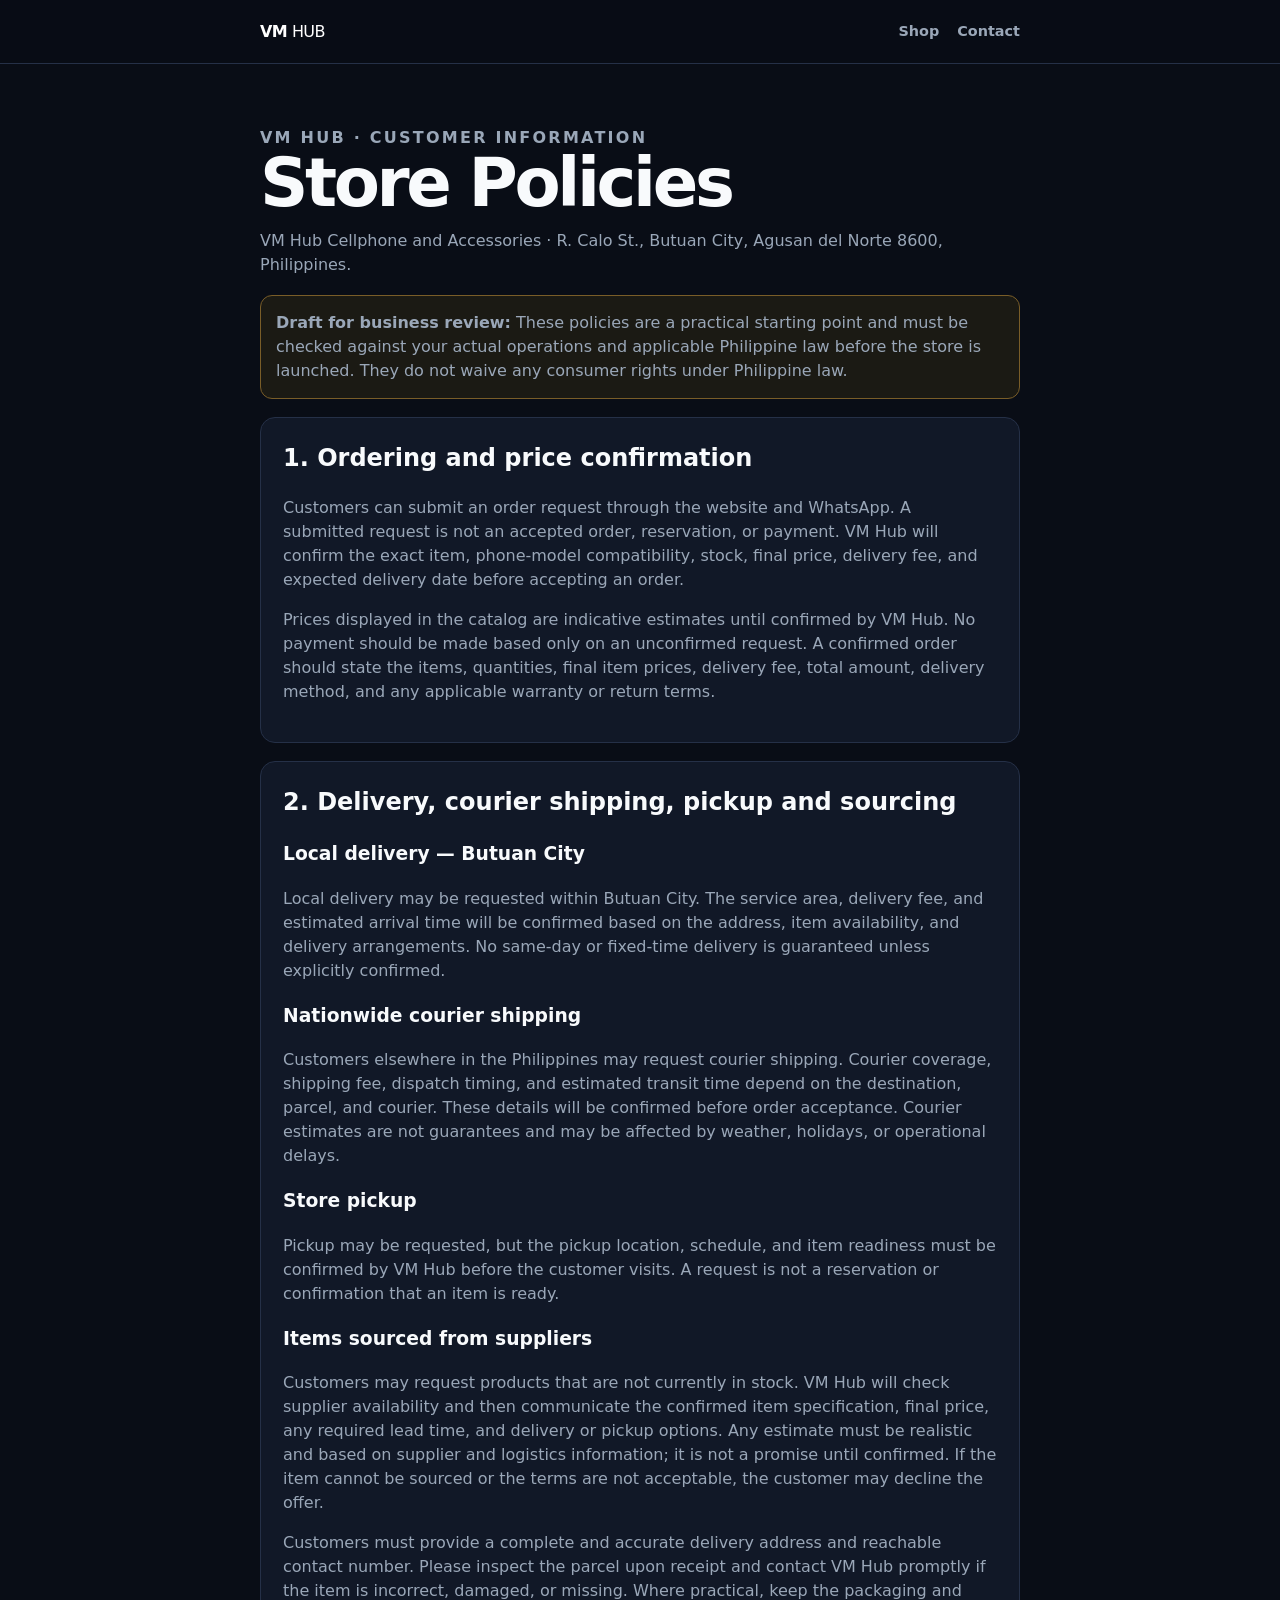
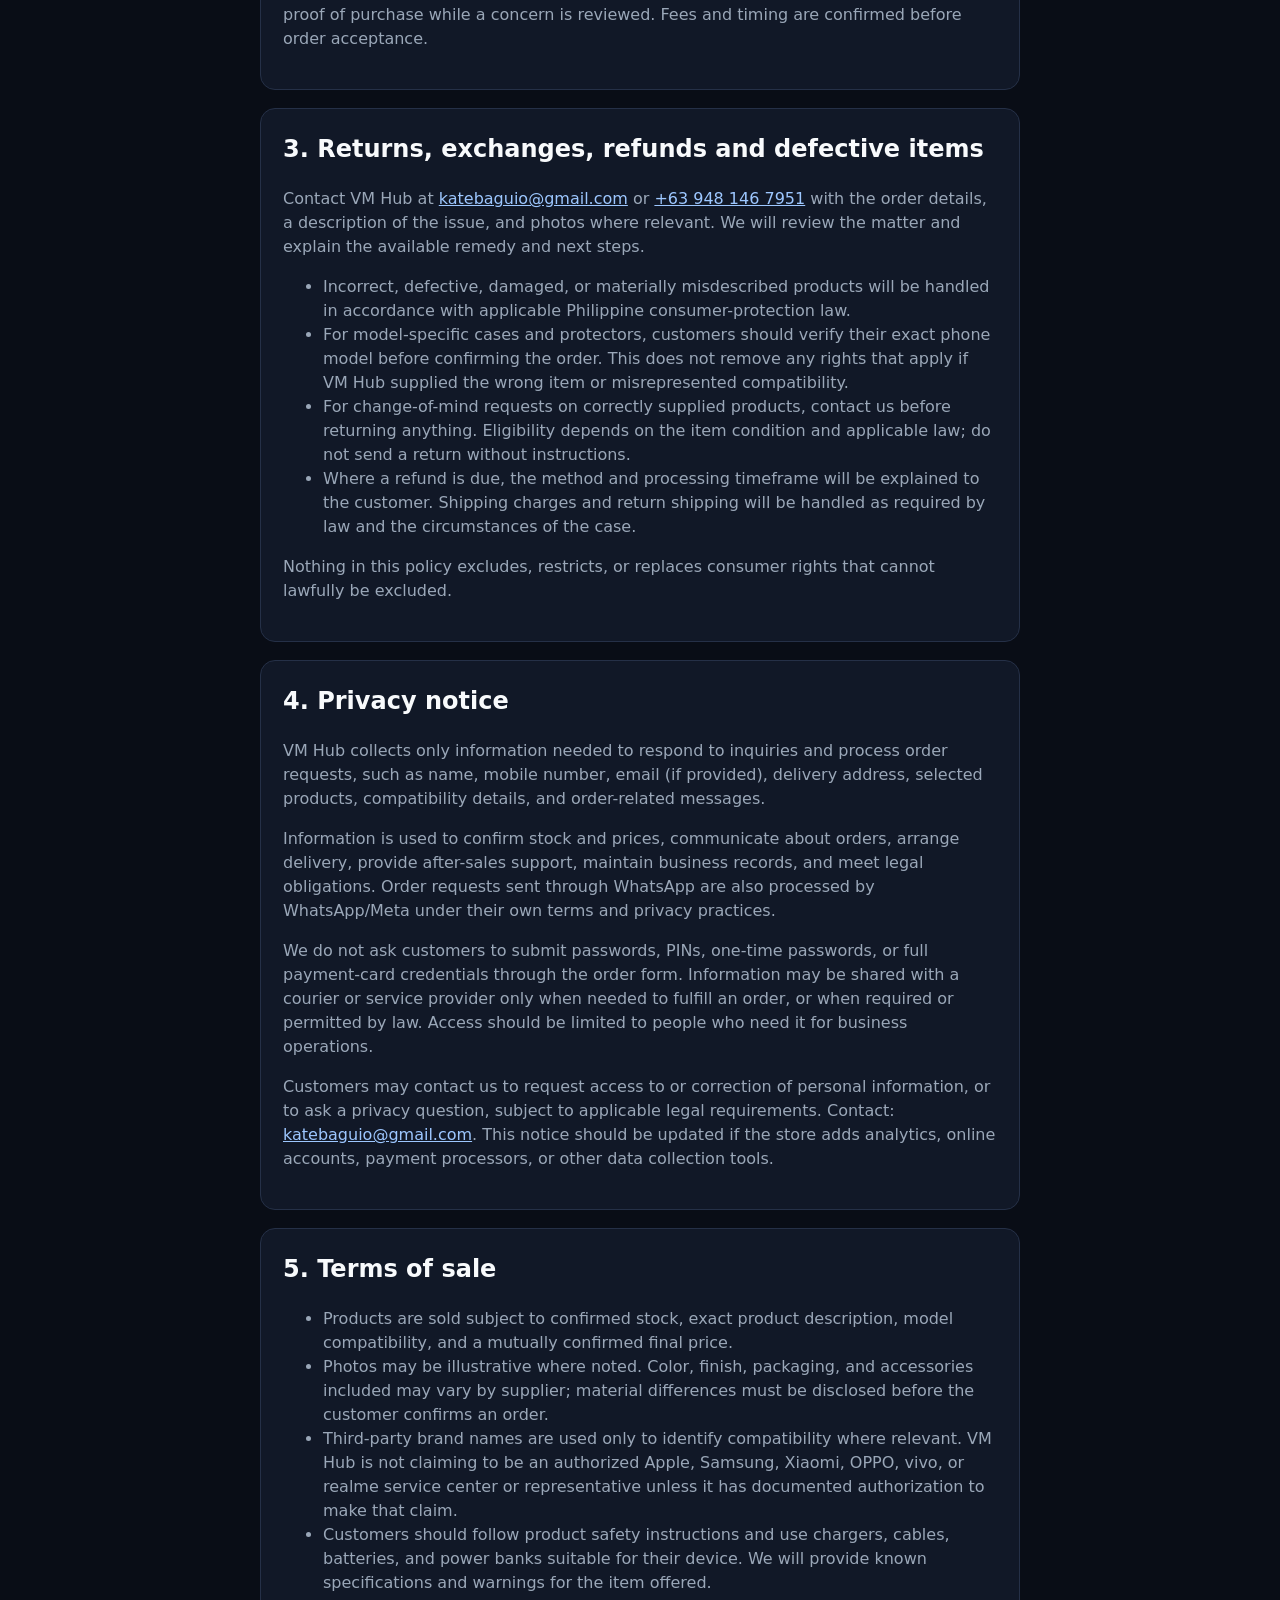
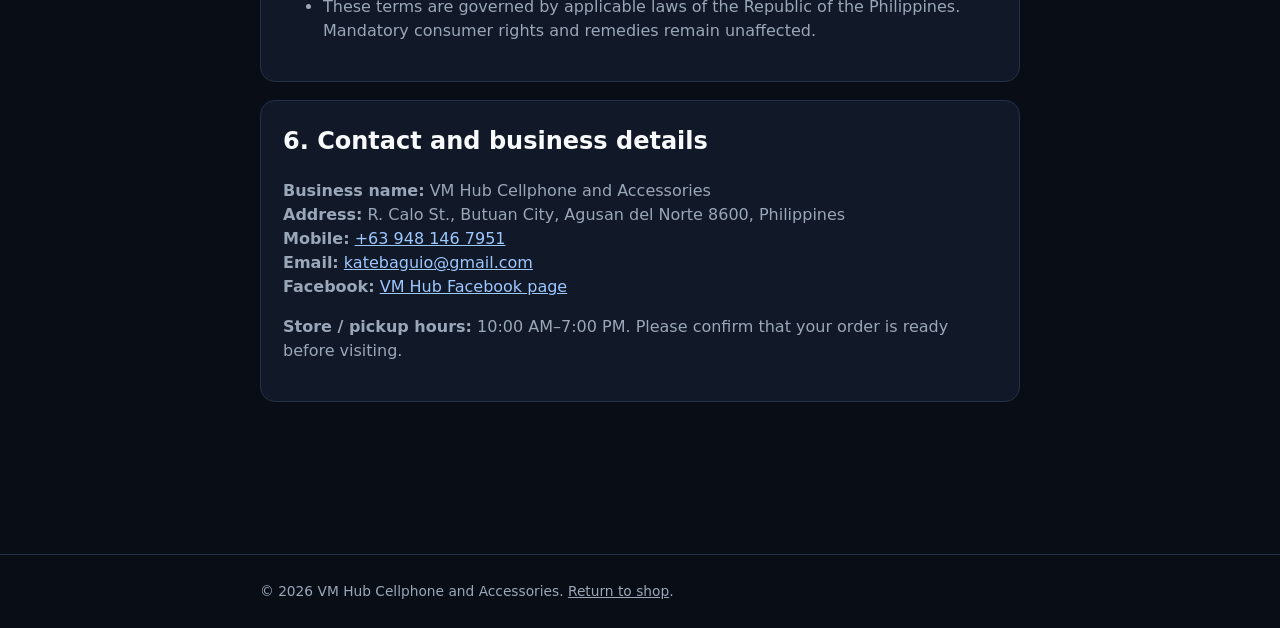
<file: shop/policies.html>
<!doctype html>
<html lang="en">
<head>
<meta charset="utf-8"><meta name="viewport" content="width=device-width, initial-scale=1">
<meta name="description" content="VM Hub Cellphone and Accessories store policies for orders, delivery, returns, privacy and terms.">
<meta name="theme-color" content="#090d16"><title>Store Policies — VM Hub</title>
<link rel="icon" href="../assets/favicon.svg" type="image/svg+xml"><link rel="stylesheet" href="../assets/css/style.css">
<style>.policy-content{max-width:820px}.policy-content section{padding:22px;margin:18px 0;background:var(--vm-surface);border:1px solid var(--vm-border);border-radius:15px}.policy-content h2{margin-top:0}.policy-content p,.policy-content li{color:var(--vm-muted)}.policy-content a{color:#9dc7ff}.policy-alert{padding:15px;border:1px solid #795d28;border-radius:12px;color:#f4d68c;background:rgba(234,179,8,.08)}</style>
</head>
<body>
<header class="site-header"><a class="brand" href="./" aria-label="VM Hub store">VM <span>HUB</span></a><nav aria-label="Primary navigation"><a href="./">Shop</a><a href="./#contact">Contact</a></nav></header>
<main class="container page policy-content">
<section class="page-header" style="background:transparent;border:0;padding:0">
<p class="eyebrow">VM HUB · CUSTOMER INFORMATION</p><h1>Store Policies</h1><p>VM Hub Cellphone and Accessories · R. Calo St., Butuan City, Agusan del Norte 8600, Philippines.</p>
</section>
<p class="policy-alert"><strong>Draft for business review:</strong> These policies are a practical starting point and must be checked against your actual operations and applicable Philippine law before the store is launched. They do not waive any consumer rights under Philippine law.</p>
<section id="ordering"><h2>1. Ordering and price confirmation</h2>
<p>Customers can submit an order request through the website and WhatsApp. A submitted request is not an accepted order, reservation, or payment. VM Hub will confirm the exact item, phone-model compatibility, stock, final price, delivery fee, and expected delivery date before accepting an order.</p>
<p>Prices displayed in the catalog are indicative estimates until confirmed by VM Hub. No payment should be made based only on an unconfirmed request. A confirmed order should state the items, quantities, final item prices, delivery fee, total amount, delivery method, and any applicable warranty or return terms.</p></section>
<section id="shipping"><h2>2. Delivery, courier shipping, pickup and sourcing</h2>
<h3>Local delivery — Butuan City</h3><p>Local delivery may be requested within Butuan City. The service area, delivery fee, and estimated arrival time will be confirmed based on the address, item availability, and delivery arrangements. No same-day or fixed-time delivery is guaranteed unless explicitly confirmed.</p>
<h3>Nationwide courier shipping</h3><p>Customers elsewhere in the Philippines may request courier shipping. Courier coverage, shipping fee, dispatch timing, and estimated transit time depend on the destination, parcel, and courier. These details will be confirmed before order acceptance. Courier estimates are not guarantees and may be affected by weather, holidays, or operational delays.</p>
<h3>Store pickup</h3><p>Pickup may be requested, but the pickup location, schedule, and item readiness must be confirmed by VM Hub before the customer visits. A request is not a reservation or confirmation that an item is ready.</p>
<h3>Items sourced from suppliers</h3><p>Customers may request products that are not currently in stock. VM Hub will check supplier availability and then communicate the confirmed item specification, final price, any required lead time, and delivery or pickup options. Any estimate must be realistic and based on supplier and logistics information; it is not a promise until confirmed. If the item cannot be sourced or the terms are not acceptable, the customer may decline the offer.</p>
<p>Customers must provide a complete and accurate delivery address and reachable contact number. Please inspect the parcel upon receipt and contact VM Hub promptly if the item is incorrect, damaged, or missing. Where practical, keep the packaging and proof of purchase while a concern is reviewed. Fees and timing are confirmed before order acceptance.</p></section>
<section id="returns"><h2>3. Returns, exchanges, refunds and defective items</h2>
<p>Contact VM Hub at <a href="mailto:katebaguio@gmail.com">katebaguio@gmail.com</a> or <a href="tel:+639481467951">+63 948 146 7951</a> with the order details, a description of the issue, and photos where relevant. We will review the matter and explain the available remedy and next steps.</p>
<ul><li>Incorrect, defective, damaged, or materially misdescribed products will be handled in accordance with applicable Philippine consumer-protection law.</li><li>For model-specific cases and protectors, customers should verify their exact phone model before confirming the order. This does not remove any rights that apply if VM Hub supplied the wrong item or misrepresented compatibility.</li><li>For change-of-mind requests on correctly supplied products, contact us before returning anything. Eligibility depends on the item condition and applicable law; do not send a return without instructions.</li><li>Where a refund is due, the method and processing timeframe will be explained to the customer. Shipping charges and return shipping will be handled as required by law and the circumstances of the case.</li></ul>
<p>Nothing in this policy excludes, restricts, or replaces consumer rights that cannot lawfully be excluded.</p></section>
<section id="privacy"><h2>4. Privacy notice</h2>
<p>VM Hub collects only information needed to respond to inquiries and process order requests, such as name, mobile number, email (if provided), delivery address, selected products, compatibility details, and order-related messages.</p>
<p>Information is used to confirm stock and prices, communicate about orders, arrange delivery, provide after-sales support, maintain business records, and meet legal obligations. Order requests sent through WhatsApp are also processed by WhatsApp/Meta under their own terms and privacy practices.</p>
<p>We do not ask customers to submit passwords, PINs, one-time passwords, or full payment-card credentials through the order form. Information may be shared with a courier or service provider only when needed to fulfill an order, or when required or permitted by law. Access should be limited to people who need it for business operations.</p>
<p>Customers may contact us to request access to or correction of personal information, or to ask a privacy question, subject to applicable legal requirements. Contact: <a href="mailto:katebaguio@gmail.com">katebaguio@gmail.com</a>. This notice should be updated if the store adds analytics, online accounts, payment processors, or other data collection tools.</p></section>
<section id="terms"><h2>5. Terms of sale</h2>
<ul><li>Products are sold subject to confirmed stock, exact product description, model compatibility, and a mutually confirmed final price.</li><li>Photos may be illustrative where noted. Color, finish, packaging, and accessories included may vary by supplier; material differences must be disclosed before the customer confirms an order.</li><li>Third-party brand names are used only to identify compatibility where relevant. VM Hub is not claiming to be an authorized Apple, Samsung, Xiaomi, OPPO, vivo, or realme service center or representative unless it has documented authorization to make that claim.</li><li>Customers should follow product safety instructions and use chargers, cables, batteries, and power banks suitable for their device. We will provide known specifications and warnings for the item offered.</li><li>These terms are governed by applicable laws of the Republic of the Philippines. Mandatory consumer rights and remedies remain unaffected.</li></ul></section>
<section id="contact"><h2>6. Contact and business details</h2>
<p><strong>Business name:</strong> VM Hub Cellphone and Accessories<br><strong>Address:</strong> R. Calo St., Butuan City, Agusan del Norte 8600, Philippines<br><strong>Mobile:</strong> <a href="tel:+639481467951">+63 948 146 7951</a><br><strong>Email:</strong> <a href="mailto:katebaguio@gmail.com">katebaguio@gmail.com</a><br><strong>Facebook:</strong> <a href="https://www.facebook.com/share/1B7fz9x1uZ" target="_blank" rel="noopener noreferrer">VM Hub Facebook page</a></p>
<p><strong>Store / pickup hours:</strong> 10:00 AM–7:00 PM. Please confirm that your order is ready before visiting.</p></section>
</main>
<footer class="site-footer"><div class="container">© <span id="year"></span> VM Hub Cellphone and Accessories. <a href="./">Return to shop</a>.</div></footer>
<script>document.getElementById('year').textContent=new Date().getFullYear();</script>
</body></html>
</file>
<file: assets/css/style.css>
:root{--vm-bg:#090d16;--vm-surface:#111827;--vm-surface-2:#172033;--vm-text:#f8fafc;--vm-muted:#9aa7b8;--vm-border:#253047;--vm-accent:#3b82f6;--vm-accent-soft:rgba(59,130,246,.13);--vm-radius:16px;--vm-max:760px}*{box-sizing:border-box}html{scroll-behavior:smooth}body{margin:0;background:var(--vm-bg);color:var(--vm-text);font-family:Inter,ui-sans-serif,system-ui,-apple-system,BlinkMacSystemFont,"Segoe UI",sans-serif;line-height:1.5}a{color:inherit}.container{width:min(var(--vm-max),calc(100% - 32px));margin-inline:auto}.site-header{min-height:64px;display:flex;align-items:center;justify-content:space-between;gap:20px;padding:0 max(16px,calc((100vw - var(--vm-max))/2));background:rgba(9,13,22,.94);border-bottom:1px solid var(--vm-border);position:sticky;top:0;z-index:20;backdrop-filter:blur(12px)}.brand{text-decoration:none;font-weight:900;letter-spacing:-.04em;color:#fff}.brand span{font-weight:500}.site-header nav{display:flex;gap:18px}.site-header nav a{text-decoration:none;color:var(--vm-muted);font-size:.9rem;font-weight:650}.site-header nav a:hover{color:#fff}.hero{padding:72px 0 88px}.eyebrow{margin:0 0 10px;font-size:.76rem;font-weight:800;letter-spacing:.14em;color:#7fb4ff}.hero h1{max-width:680px;margin:0;font-size:clamp(2.5rem,8vw,4.8rem);line-height:.98;letter-spacing:-.055em}.lead{max-width:650px;margin:20px 0 28px;color:var(--vm-muted);font-size:1.05rem}.button{display:inline-flex;align-items:center;justify-content:center;min-height:48px;padding:0 20px;border-radius:12px;background:var(--vm-accent);color:#fff;text-decoration:none;font-weight:750}.site-footer{margin-top:64px;padding:26px 0;border-top:1px solid var(--vm-border);color:var(--vm-muted);font-size:.86rem}.page{padding:44px 0 70px}.page-header{max-width:720px;margin-bottom:28px}.page-header h1{margin:0 0 12px;font-size:clamp(2.2rem,7vw,4.2rem);line-height:1;letter-spacing:-.05em}.page-header p{margin:0;color:var(--vm-muted);font-size:1rem}.toolbar{display:grid;grid-template-columns:minmax(0,1fr) 190px;gap:10px;margin:24px 0 18px}.search,.filter{min-height:48px;width:100%;background:var(--vm-surface);border:1px solid var(--vm-border);color:var(--vm-text);padding:11px 14px;border-radius:12px;font:inherit;outline:none}.search::placeholder{color:#69778b}.search:focus,.filter:focus{border-color:#4f8fe8;box-shadow:0 0 0 3px var(--vm-accent-soft)}.table-wrap{overflow-x:auto;border:1px solid var(--vm-border);border-radius:var(--vm-radius);background:var(--vm-surface)}.code-table{width:100%;border-collapse:collapse;table-layout:fixed}.code-table th{padding:13px 16px;text-align:left;color:#8fa0b5;font-size:.74rem;text-transform:uppercase;letter-spacing:.08em;font-weight:800;background:var(--vm-surface-2);border-bottom:1px solid var(--vm-border)}.code-table td{padding:14px 16px;border-bottom:1px solid var(--vm-border);vertical-align:middle}.code-table tr:last-child td{border-bottom:0}.code-table tbody tr:hover{background:rgba(255,255,255,.025)}.code-table th:nth-child(1),.code-table td:nth-child(1){width:43%}.code-table th:nth-child(2),.code-table td:nth-child(2){width:22%}.code-table th:nth-child(3),.code-table td:nth-child(3){width:35%}.service-name{font-weight:750}.code{display:inline-flex;align-items:center;justify-content:center;background:var(--vm-accent-soft);border:1px solid rgba(59,130,246,.2);color:#8bc0ff;padding:5px 8px;border-radius:8px;font-size:.75rem;font-weight:900;letter-spacing:.08em}.category{color:var(--vm-muted);font-size:.84rem}.result-count{margin:0 0 10px;color:var(--vm-muted);font-size:.84rem}.info-grid{display:grid;grid-template-columns:repeat(3,1fr);gap:12px;margin-top:28px}.info-card{border:1px solid var(--vm-border);background:var(--vm-surface);border-radius:var(--vm-radius);padding:18px}.info-card h2{margin:0 0 7px;font-size:1rem}.info-card p{margin:0;color:var(--vm-muted);font-size:.87rem}.notice{margin-top:28px;border:1px solid var(--vm-border);border-radius:var(--vm-radius);padding:18px;background:rgba(255,255,255,.025);color:var(--vm-muted);font-size:.84rem}.notice strong{color:var(--vm-text)}.empty{padding:38px 20px;text-align:center;color:var(--vm-muted)}
/* Vaqz Mobiz homepage */
.site-shell{min-height:100vh;display:grid;place-items:center;padding:24px 14px;background:radial-gradient(circle at 50% -10%,rgba(59,130,246,.12),transparent 35%),var(--vm-bg)}.card{width:min(100%,520px);background:var(--vm-surface);border:1px solid var(--vm-border);border-radius:22px;padding:26px;box-shadow:0 24px 70px rgba(0,0,0,.28)}.header{text-align:center;margin-bottom:26px}.brand-mark{width:48px;height:48px;margin:0 auto 12px;display:grid;place-items:center;border-radius:14px;background:var(--vm-accent);color:#fff;font-weight:900}.header h1{margin:0;font-size:1.55rem;letter-spacing:-.025em}.header p{margin:6px 0 0;color:var(--vm-muted);font-size:.9rem}.section-title{margin:22px 0 4px;font-size:.92rem;text-transform:uppercase;letter-spacing:.06em}.section-subtitle,.section-note{margin:0 0 10px;color:var(--vm-muted);font-size:.82rem}.order-buttons,.updates-buttons{display:grid;grid-template-columns:1fr 1fr;gap:10px}.button-group{display:grid;gap:10px}.card .button{width:100%;min-height:52px;border:1px solid transparent}.button-icon{width:25px;margin-right:8px;font-weight:900;text-align:center}.button-telegram{background:#229ed9}.button-messenger{background:#1688ff}.button-channel{background:#1c9fe8}.button-facebook{background:#1877f2}.button-secondary{background:var(--vm-surface-2);border-color:var(--vm-border)!important}.help{margin-top:20px;padding:15px 16px;border:1px solid var(--vm-border);border-radius:14px;background:rgba(255,255,255,.025);color:var(--vm-muted);font-size:.82rem}.help strong{display:block;margin-bottom:4px;color:var(--vm-text);font-size:.88rem}.help p{margin:0}.help a{color:#8bc0ff;text-decoration:none;font-weight:700}.help a:hover{text-decoration:underline}.footer{display:flex;justify-content:center;gap:8px;margin-top:22px;color:var(--vm-muted);font-size:.8rem}
@media(max-width:700px){.info-grid{grid-template-columns:1fr}.toolbar{grid-template-columns:1fr}.container{width:min(var(--vm-max),calc(100% - 24px))}.site-header{padding:0 12px}.site-header nav a{font-size:.82rem}.page{padding-top:34px}.code-table th,.code-table td{padding:12px 11px}.code-table th{font-size:.68rem}.code-table th:nth-child(1),.code-table td:nth-child(1){width:43%}.code-table th:nth-child(2),.code-table td:nth-child(2){width:22%}.code-table th:nth-child(3),.code-table td:nth-child(3){width:35%}.category{font-size:.76rem}.card{padding:22px}.order-buttons,.updates-buttons{grid-template-columns:1fr 1fr;gap:8px}.order-buttons .button,.updates-buttons .button{padding:0 10px;font-size:.84rem}.order-buttons .button-icon,.updates-buttons .button-icon{width:20px;margin-right:5px}}
@media(max-width:390px){.code-table th,.code-table td{padding:11px 8px}.code-table td{font-size:.8rem}.code{font-size:.68rem;padding:4px 6px}.category{font-size:.7rem}.site-header{min-height:58px}.brand{font-size:.92rem}.order-buttons{grid-template-columns:1fr}.order-buttons .button{font-size:.9rem}.updates-buttons{grid-template-columns:1fr 1fr}.updates-buttons .button{font-size:.74rem;line-height:1.15;padding:0 7px}.updates-buttons .button-icon{width:17px;margin-right:3px}}

/* Shared back navigation link */
.back-link{display:inline-flex;margin-top:24px;color:#8bc0ff;text-decoration:none;font-weight:700}.back-link:hover{text-decoration:underline}
</file>
